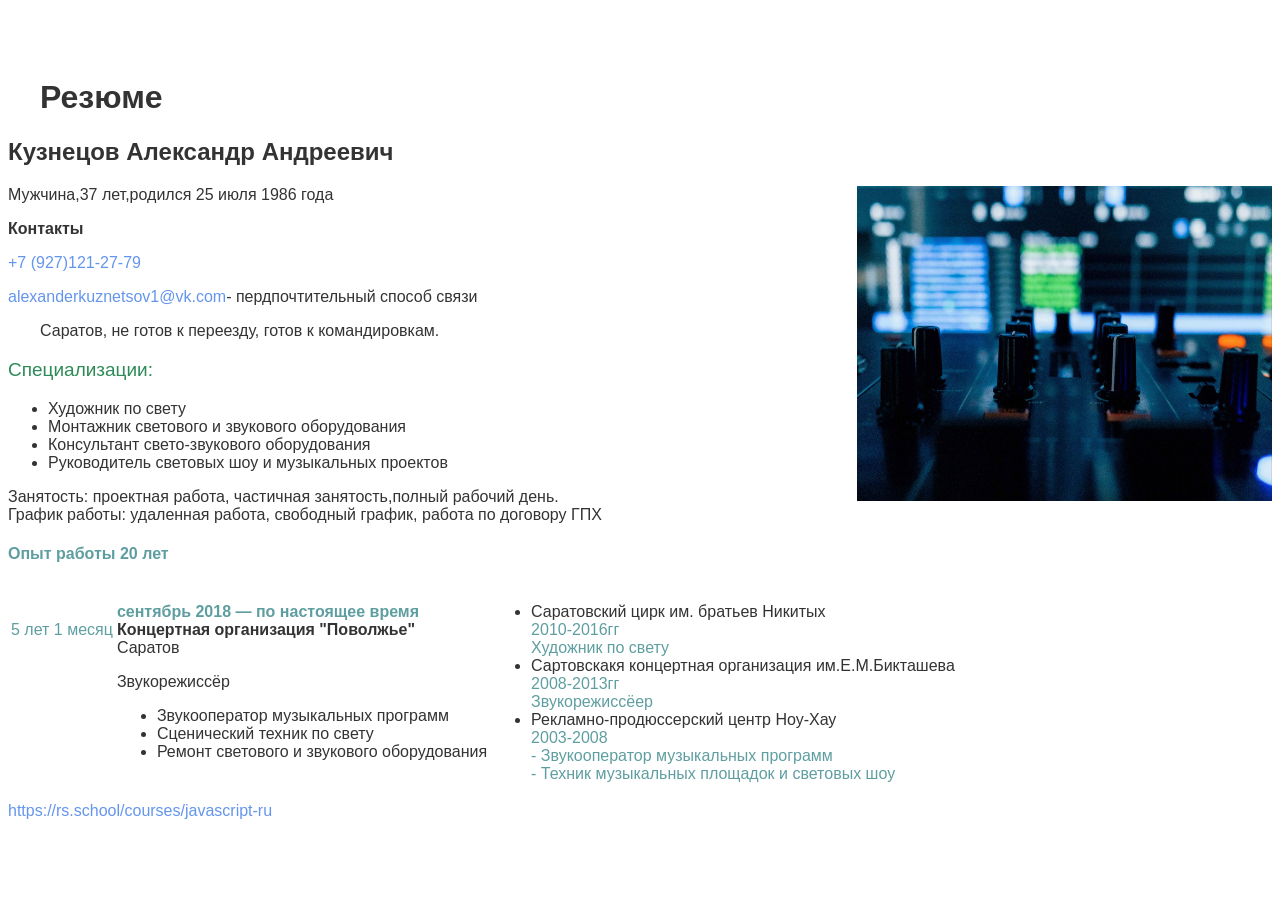
<file: index.html>
<!DOCTYPE html>
<html lang="ru">
<head>
    <meta charset="UTF-8">
    <title>Резюме</title>
</head>
<body>
      <div><h1>Резюме</h1></div>
    <h2>Кузнецов Александр Андреевич</h2>
    <img id="primary_photo"src="img/003.jpg"alt="Кузнецов Александр Андреевич" width="415" height="315">
    <p>Мужчина,37 лет,родился 25 июля 1986 года</p>
    <p><b>Контакты</b></p>
    <p><a href="tel:+79271212779">+7 (927)121-27-79</a></p>
    <p><a href="mailto:alexanderkuznetsov1@vk.com">alexanderkuznetsov1@vk.com</a>- пердпочтительный способ связи</p>
<div>
    <p>Саратов, не готов к переезду, готов к командировкам.</p>
</div>
    <h3>Специализации:</h3>
        <ul>
            <li>Художник по свету</li>
            <li>Монтажник светового и звукового оборудования</li>
            <li>Консультант свето-звукового оборудования</li>
            <li>Руководитель световых шоу и музыкальных проектов</li>
        </ul>
      <div id="job-name"></div>
    <p>
        Занятость: проектная работа, частичная занятость,полный рабочий день. <br>
        График работы: удаленная работа, свободный график, работа по договору ГПХ
    </p>
        <h4><span class="experience">Опыт работы 20 лет</span></h4>
        <table>
            <tr>
                <td>
                    <p>
                        <br>
                        <span class="experience">5 лет 1 месяц</span>
                    </p>
                </td>
                <td>
                    <p><b><span class="experience">сентябрь 2018 — по настоящее время</span></b><br>
                        <b>Концертная организация "Поволжье"</b><br>
                        Саратов</p>
                    <p>Звукорежиссёр</p>
                    <ul>
                        <li>Звукооператор музыкальных программ</li>
                        <li>Сценический техник по свету</li>
                        <li>Ремонт светового и звукового оборудования</li>
                    </ul>
                </td>
                <td><ul>
                    <li>Саратовский цирк им. братьев Никитых<br>
                        <span class="experience">2010-2016гг<br>
                    Художник по свету</span></li>
                    <li>Сартовскакя концертная организация им.Е.М.Бикташева<br>
                        <span class="experience">2008-2013гг<br>
                            Звукорежиссёер</span></li>
                    <li>Рекламно-продюссерский центр Ноу-Хау<br>
                    <span class="experience">2003-2008<br>
                       - Звукооператор музыкальных программ<br>
                        - Техник музыкальных площадок и световых шоу</span></li></ul>
                </td>
            </tr>
        </table>
<link href="css/general.css" type="text/css" rel="stylesheet">
</body>
<footer>
    <a href=https://rs.school/courses/javascript-ru>https://rs.school/courses/javascript-ru</a>
    <!--<Code>NoSuchKey</Code>
<Message>The specified key does not exist.</Message>
<Key>rs-school/images/rs_school_js.svg</Key>
<RequestId>QYY46SGYAW0JTPZP</RequestId>
<HostId>WfwuntcjfkaI7jlS+FasMYRt1B4bMZgwoArGgsjLaX+b5byZE7LKrMhnDMlkFghYK7sv8vVLu7w=</HostId>-->
</footer>
</html>
</file>
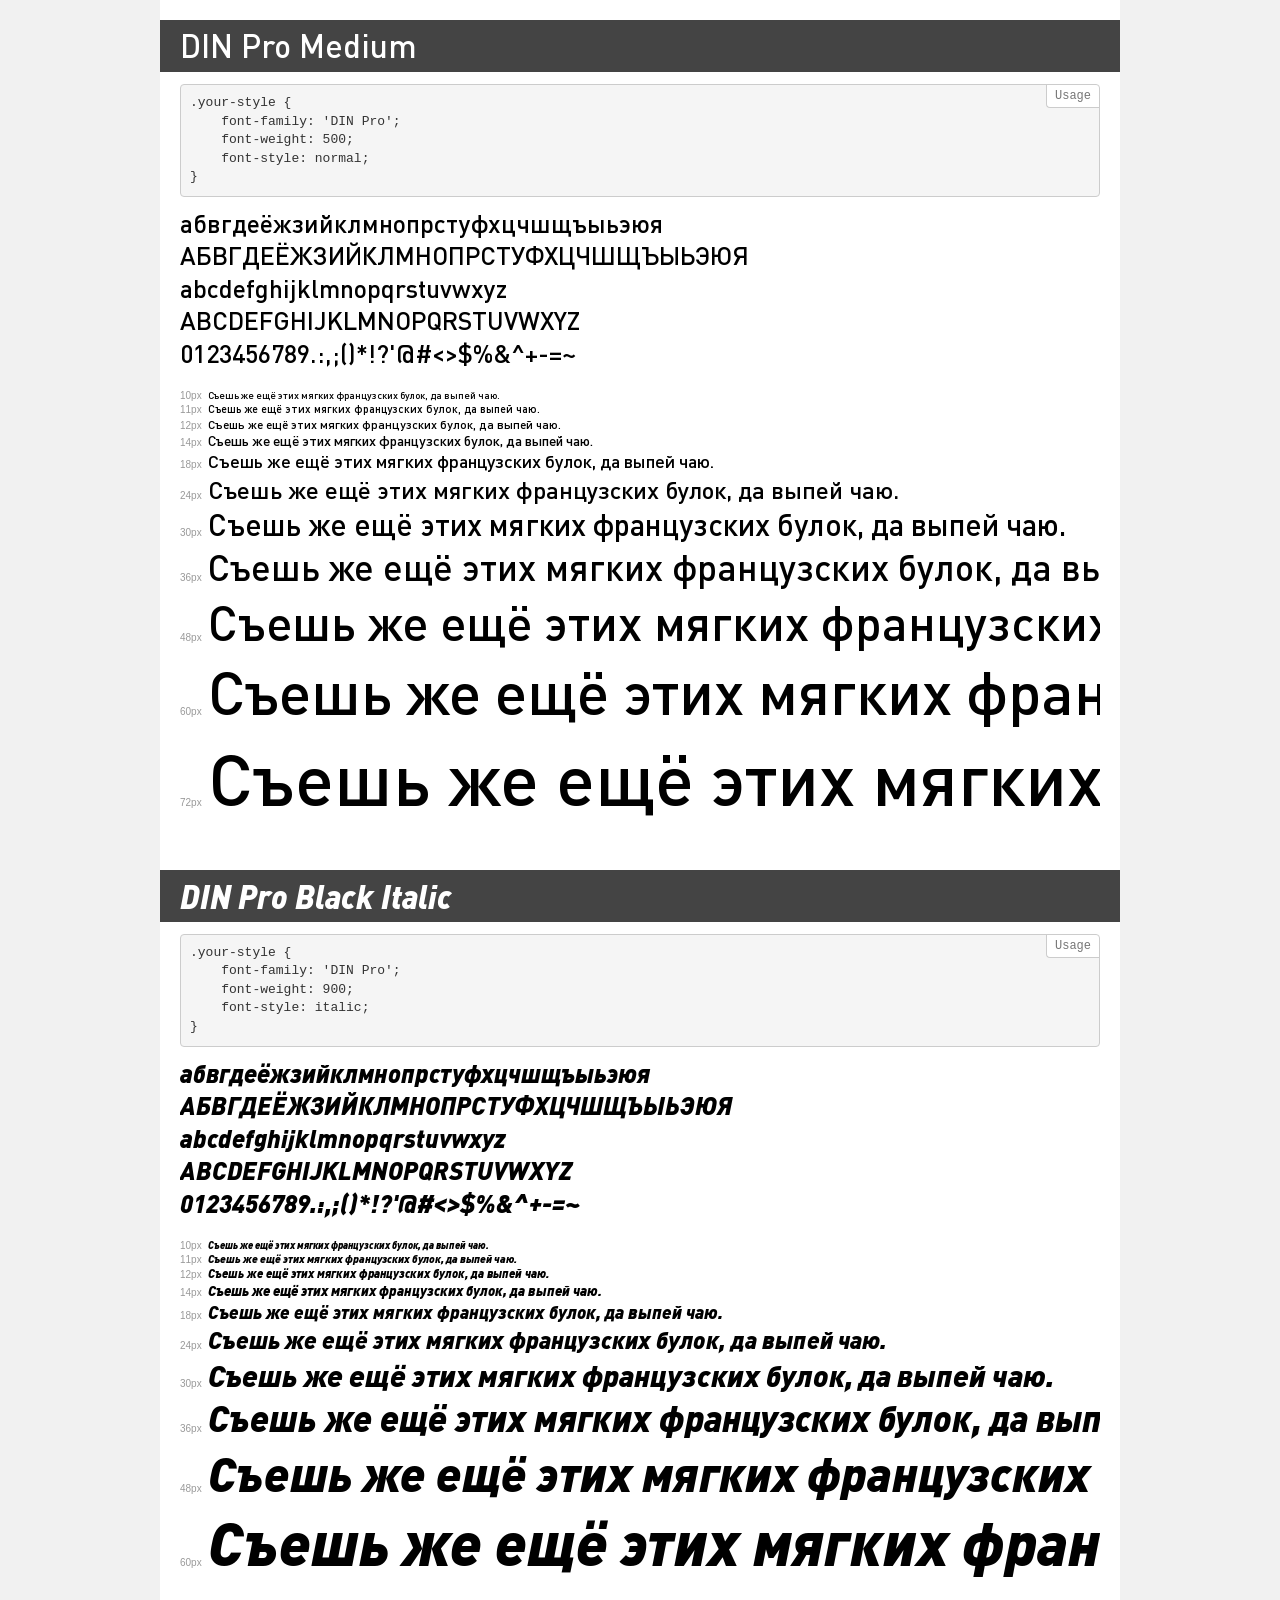
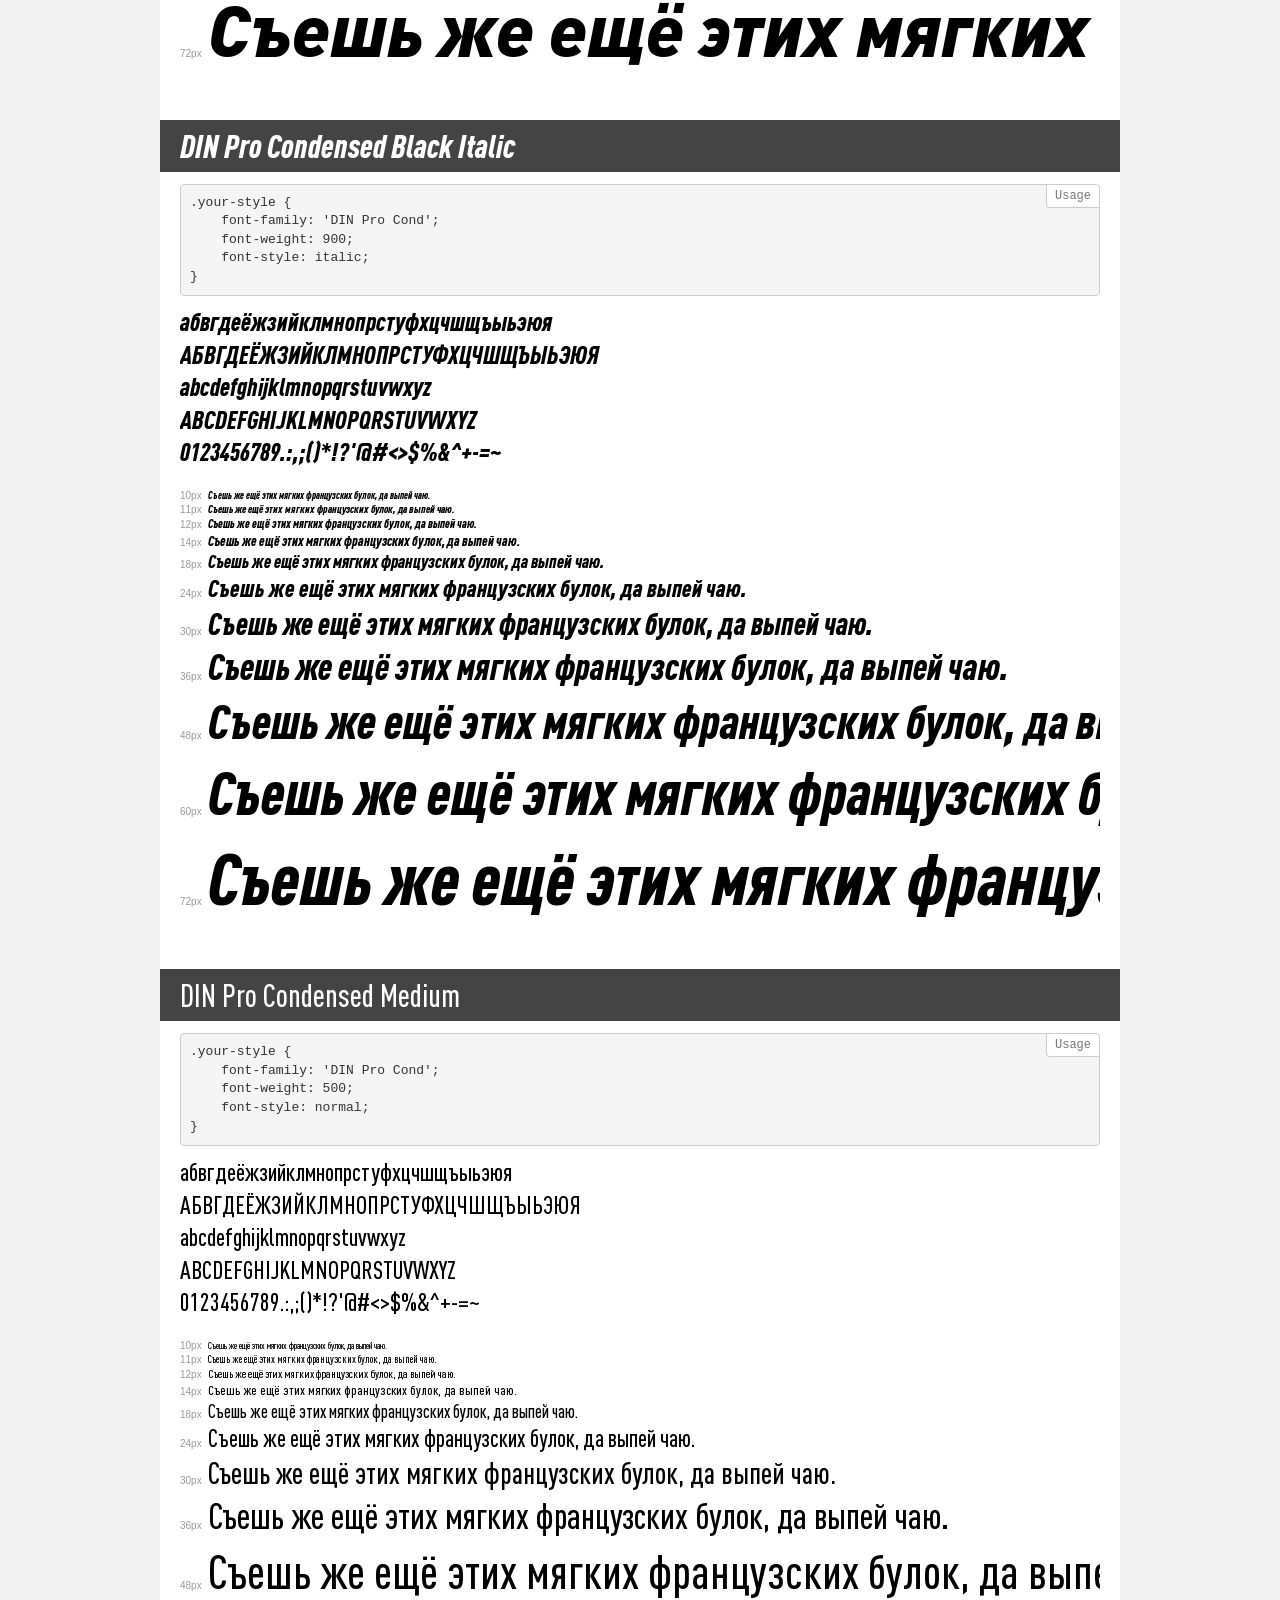
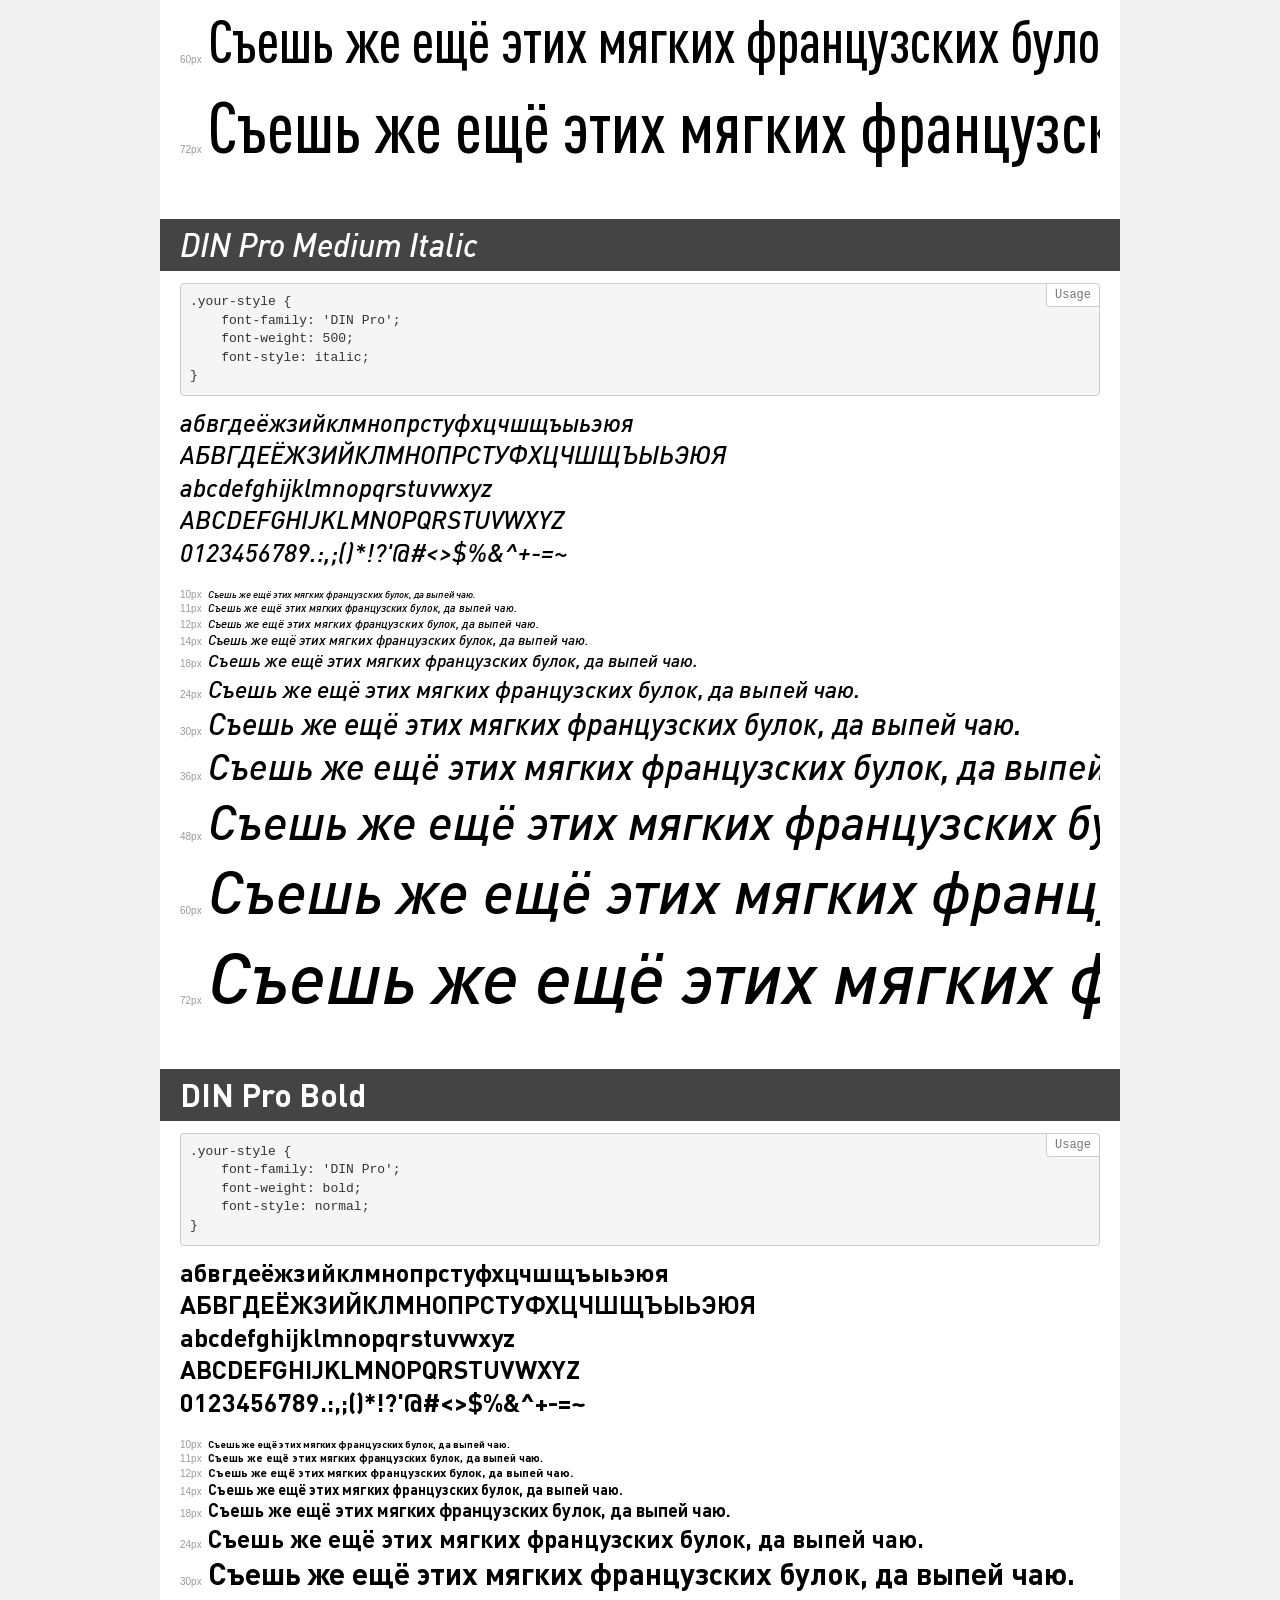
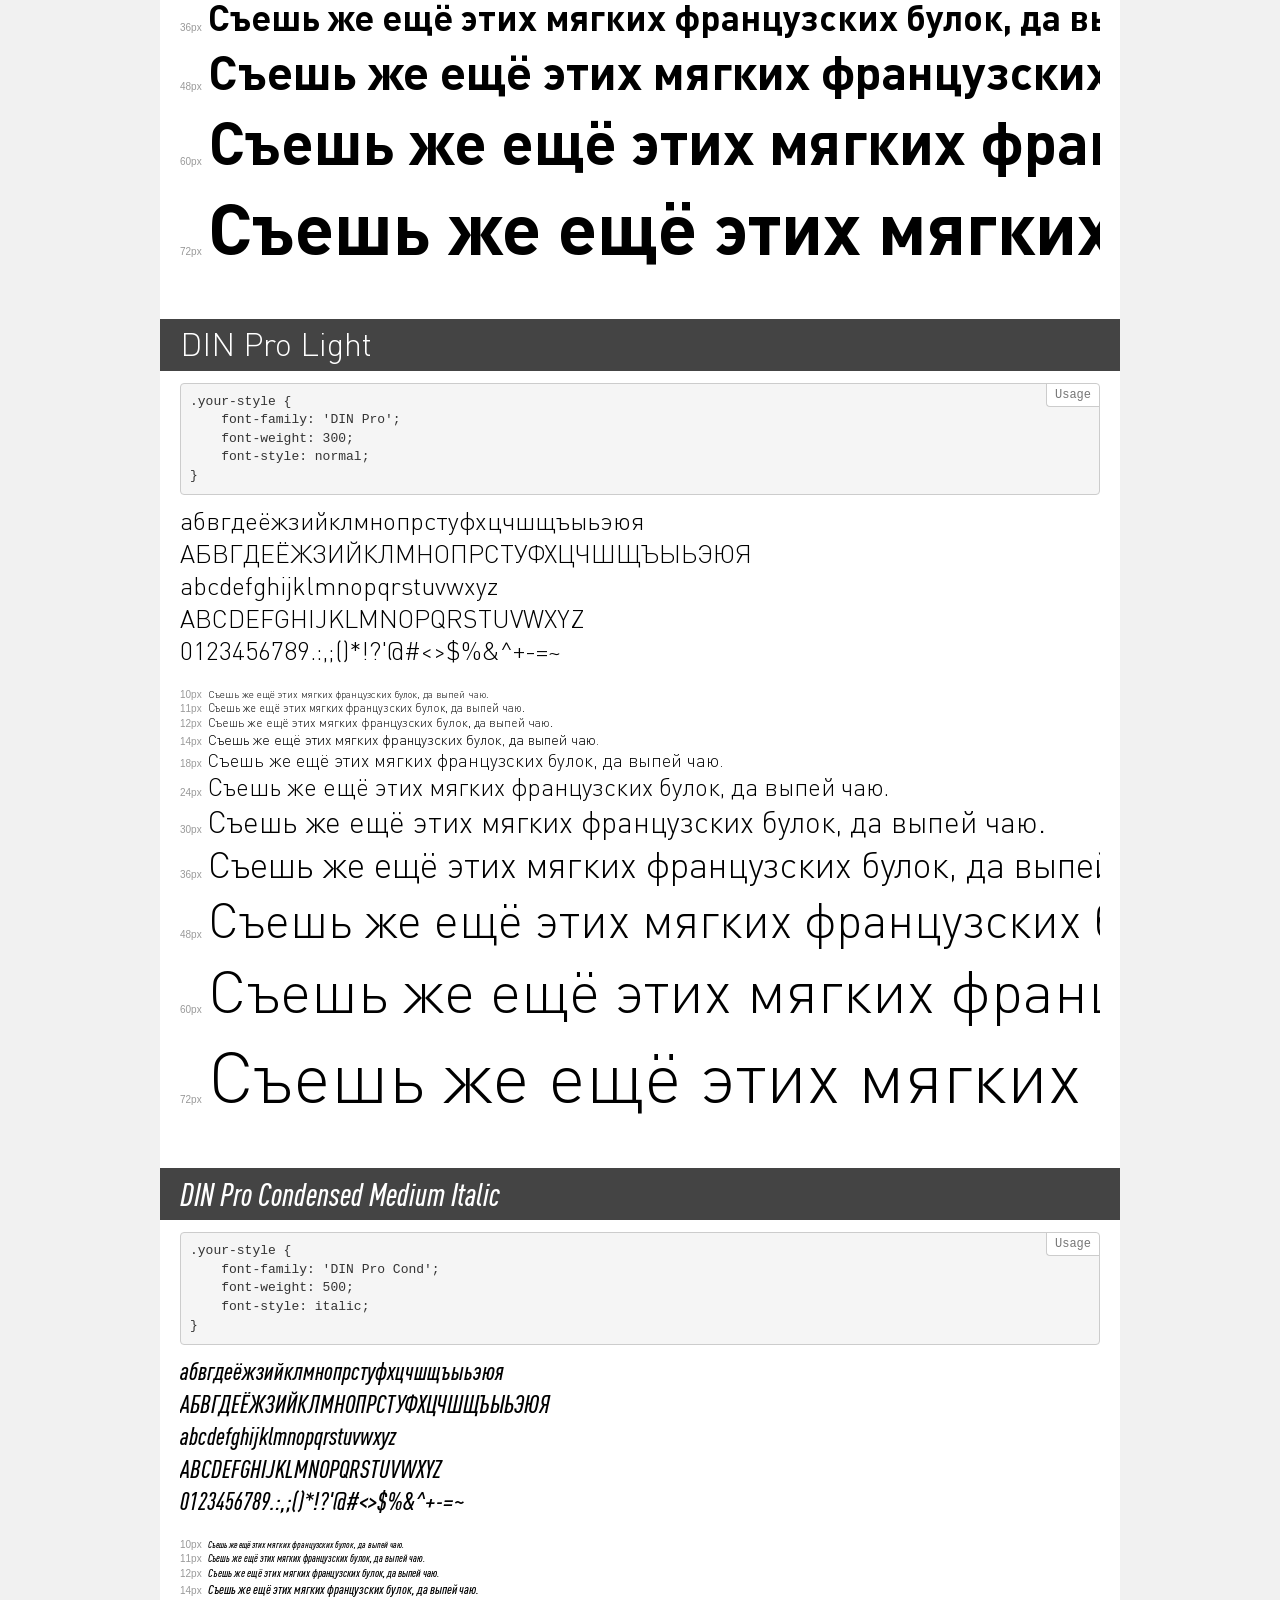
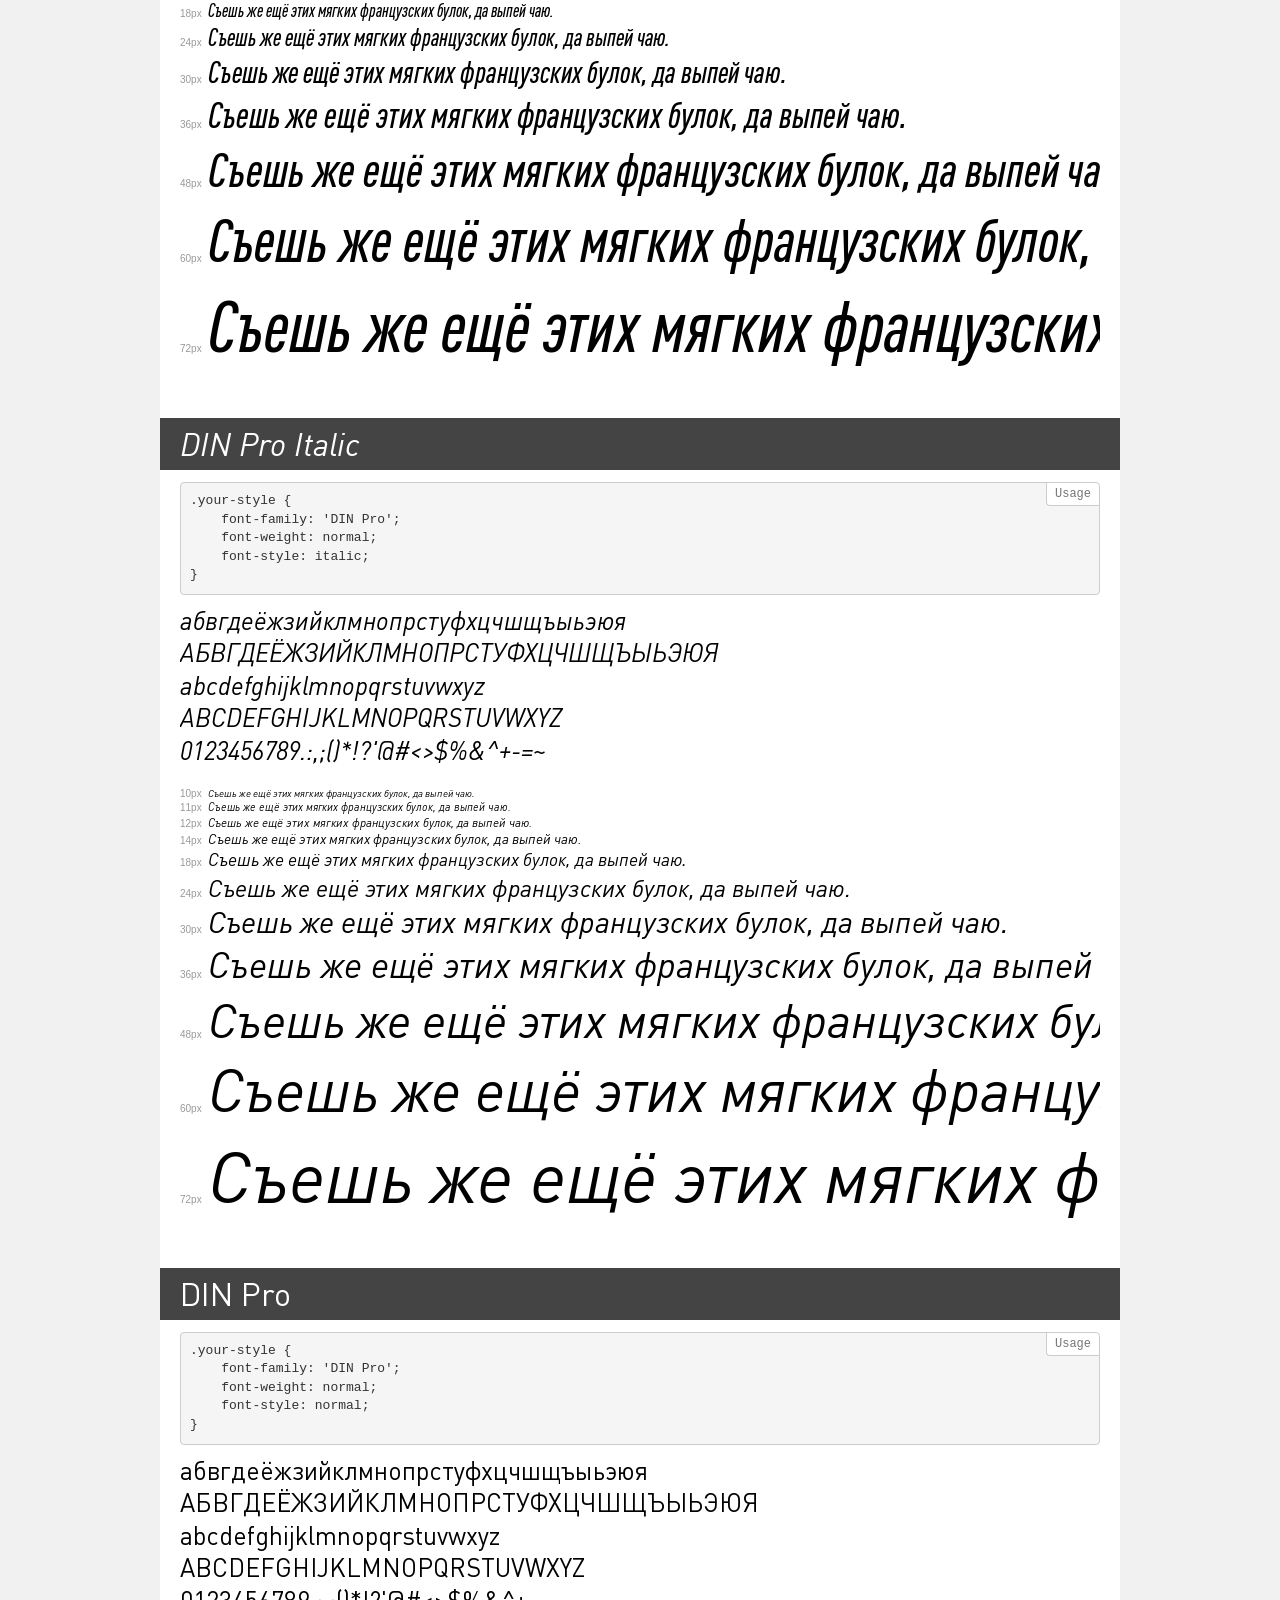
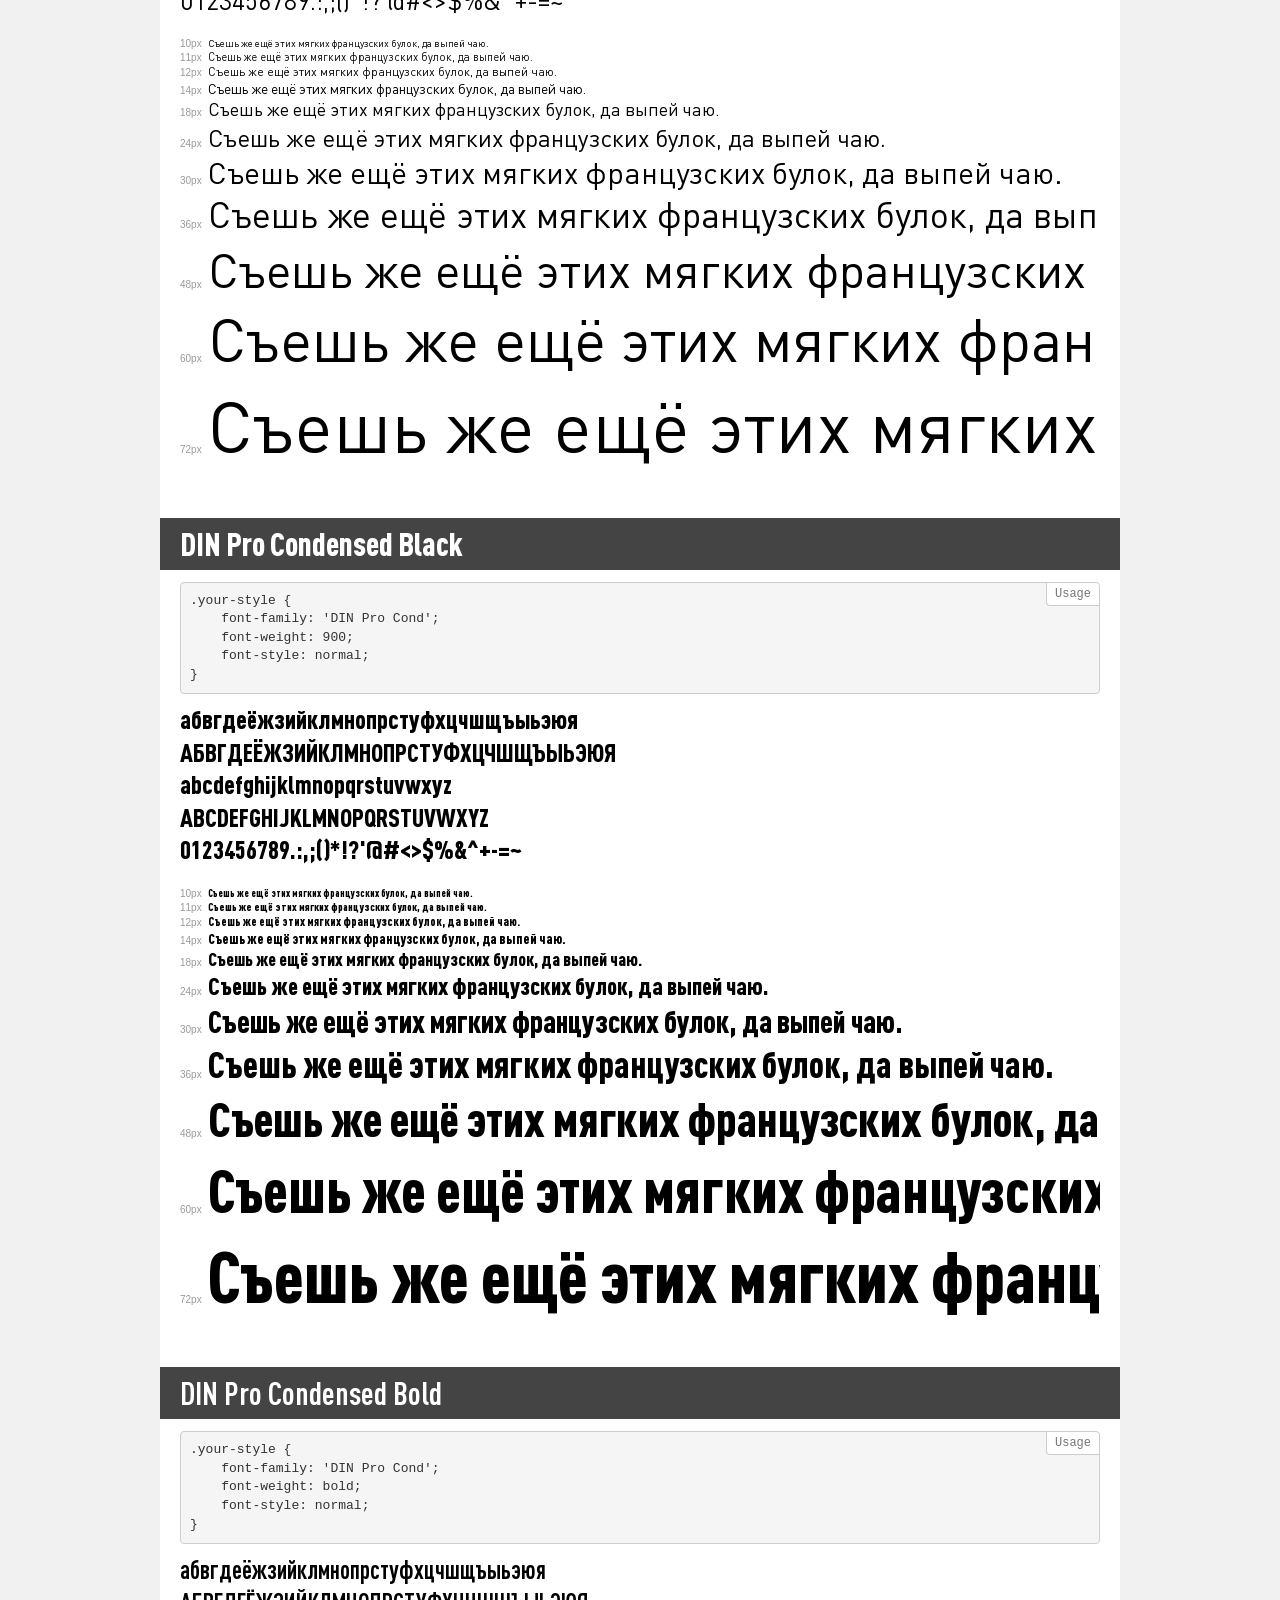
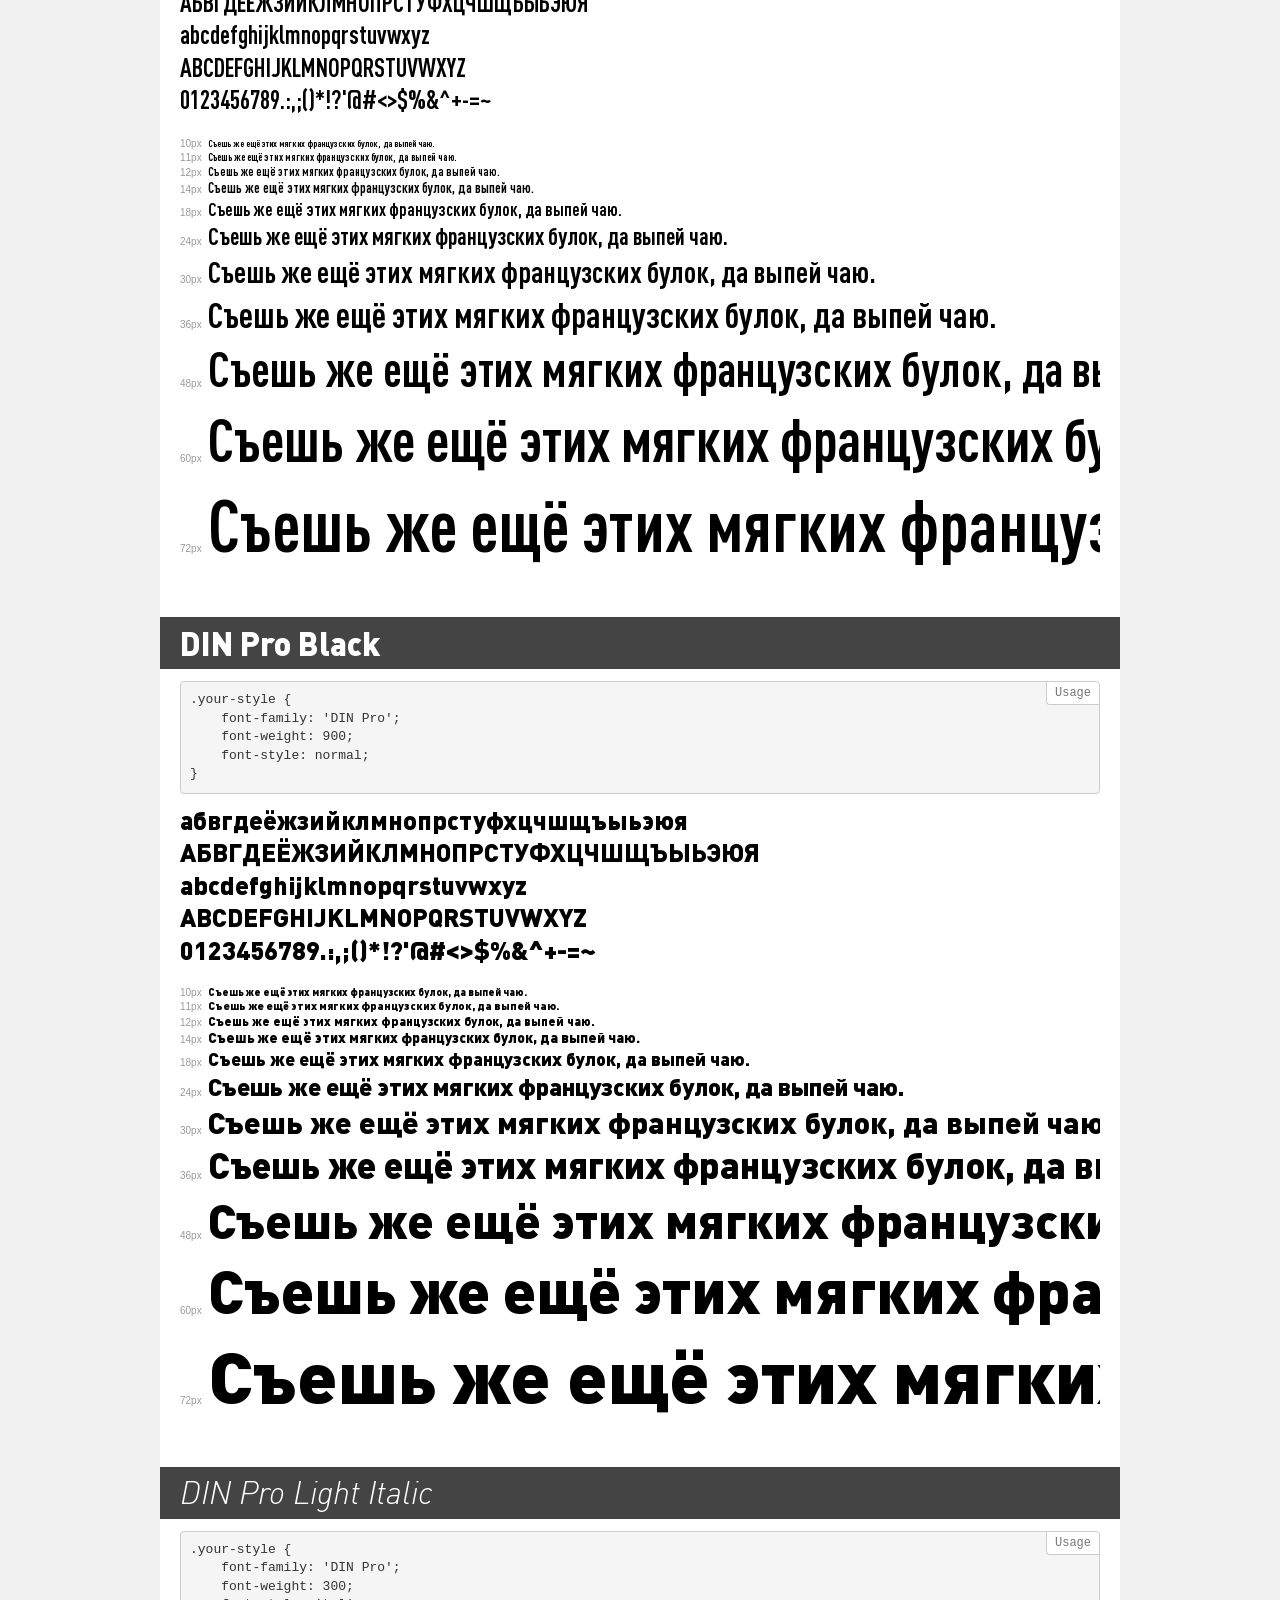
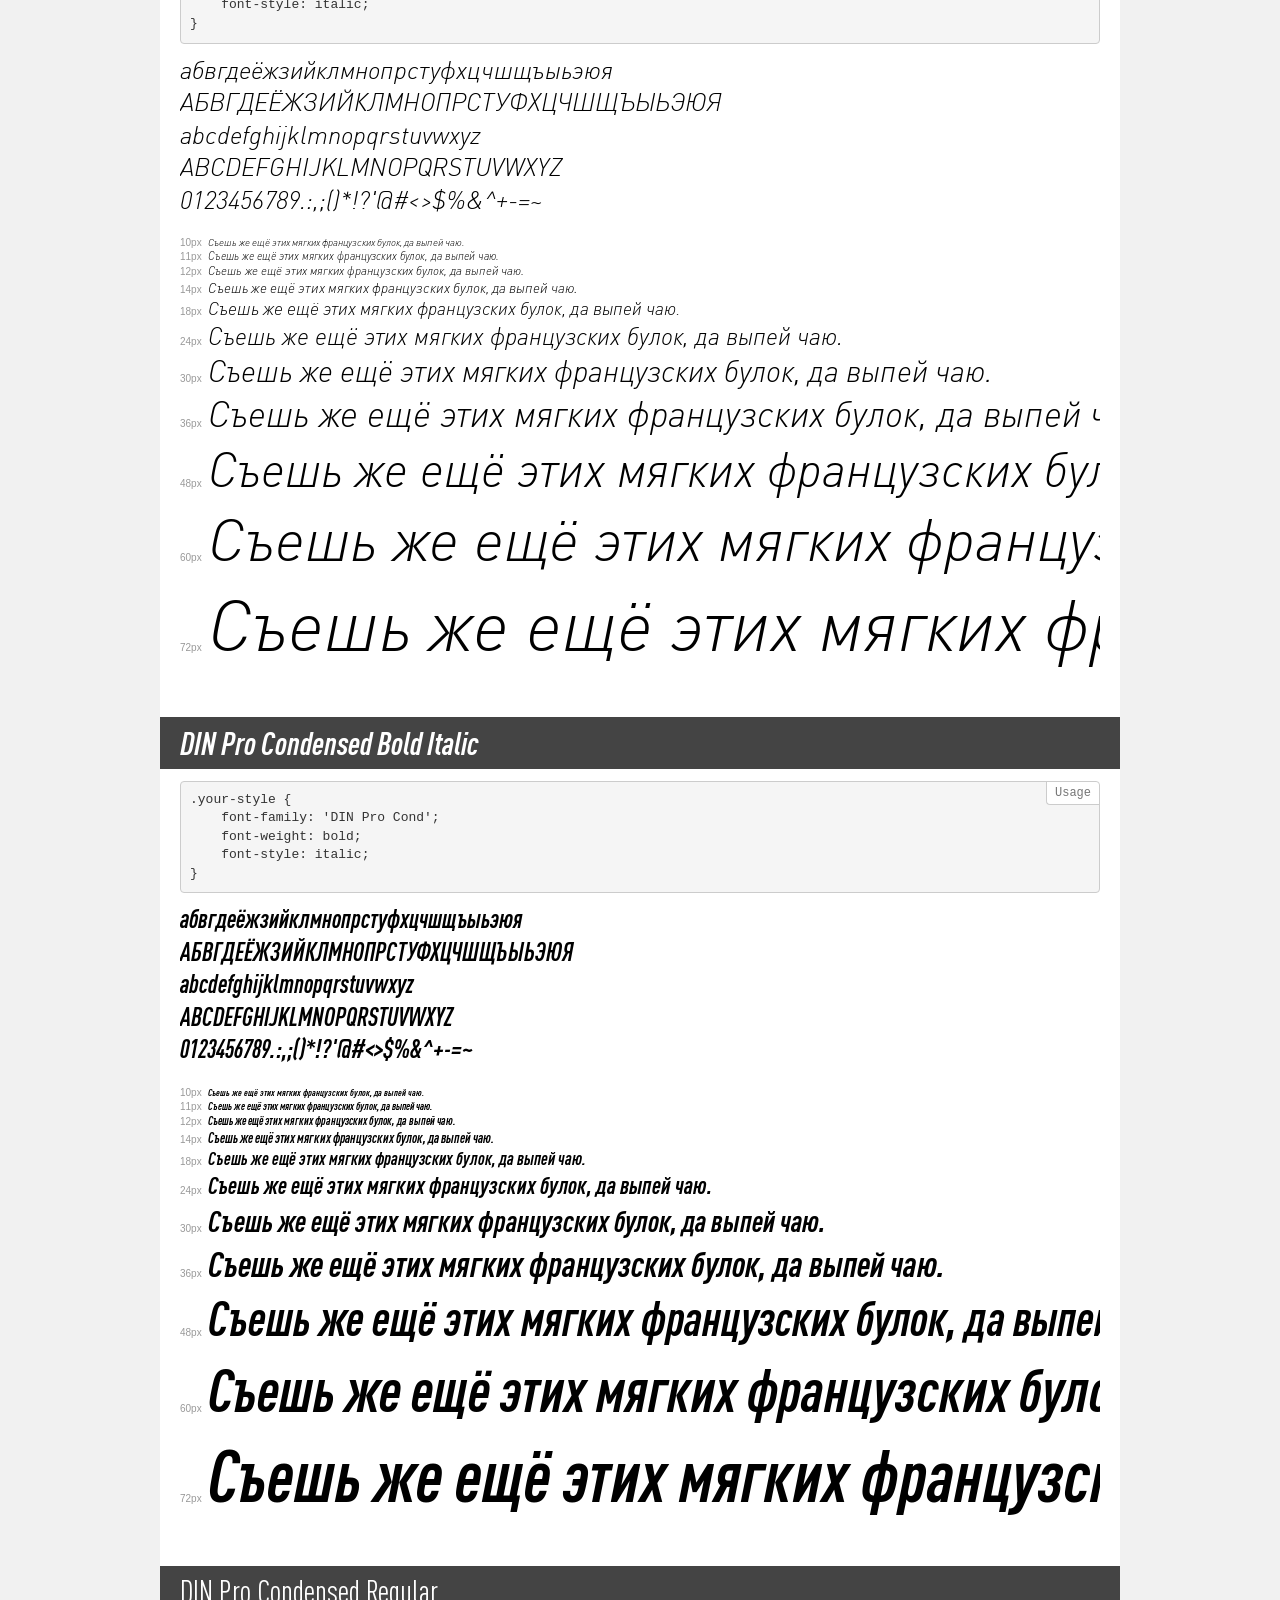
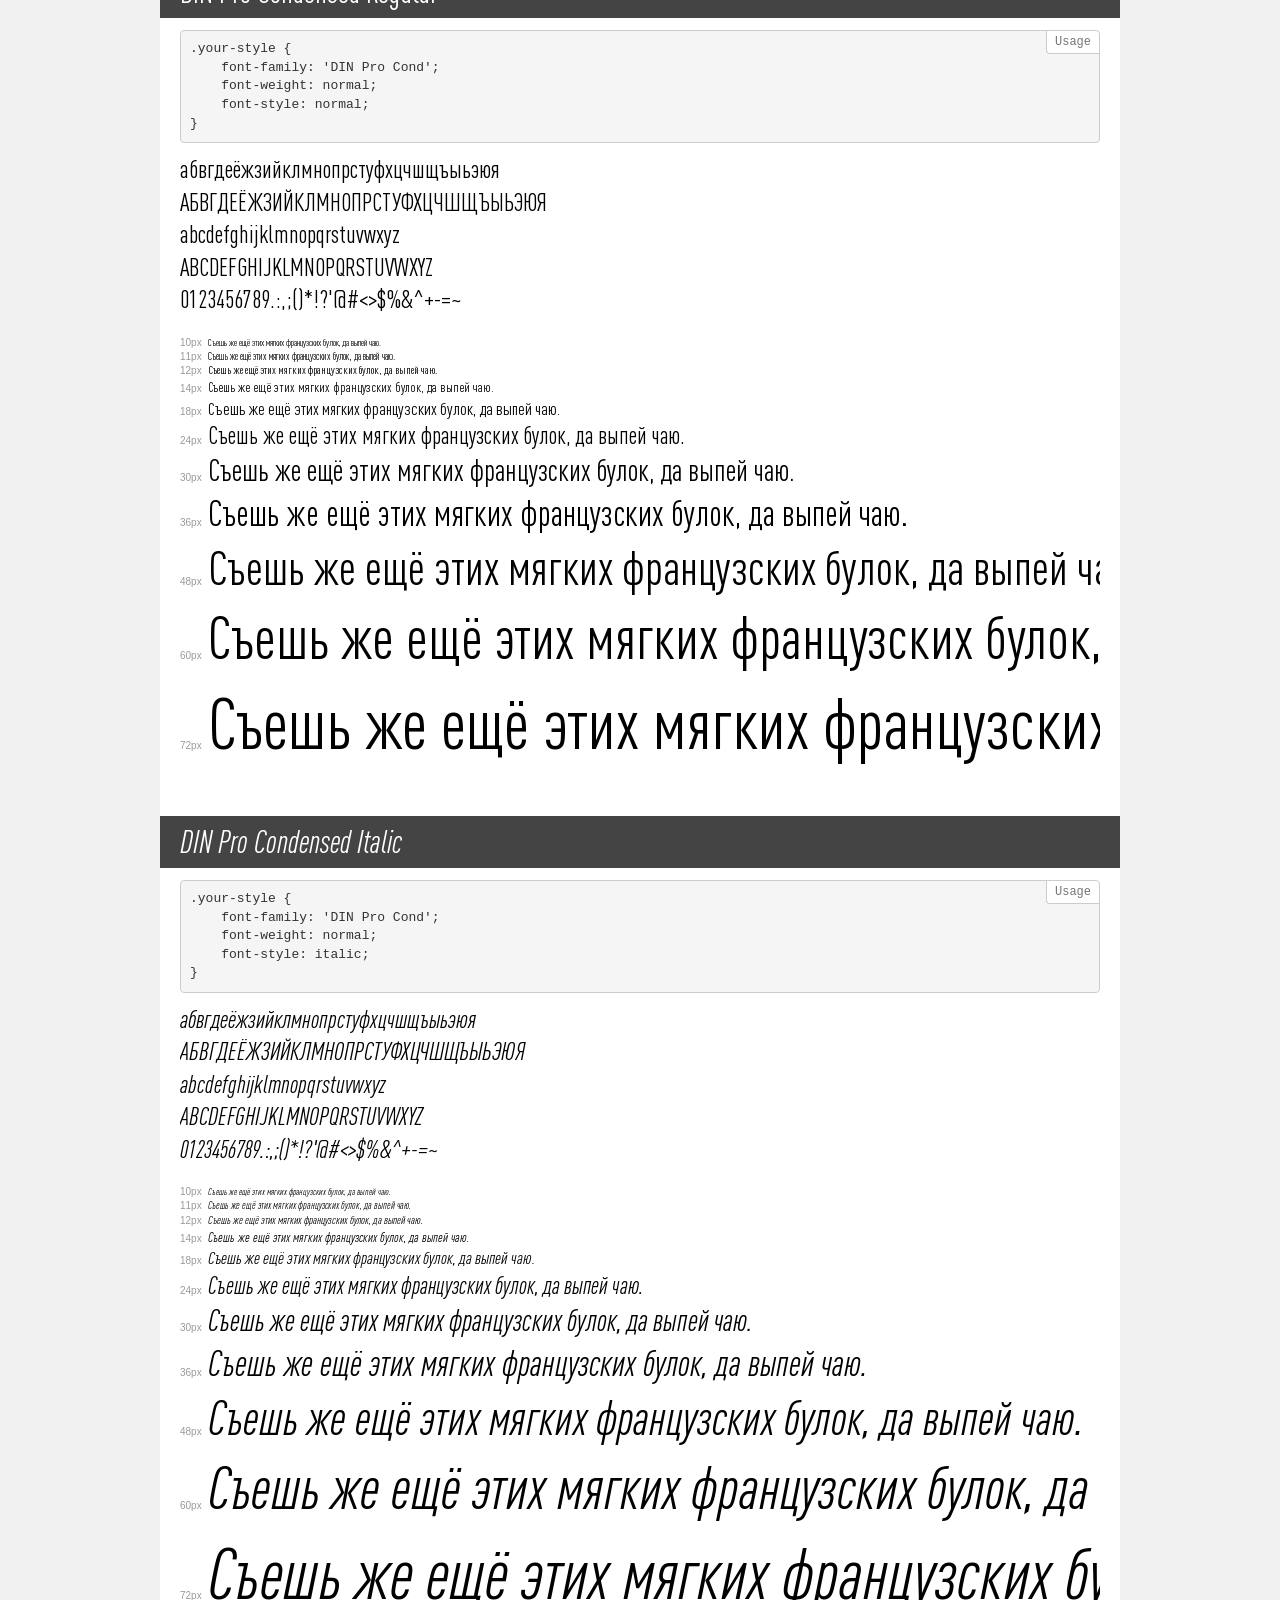
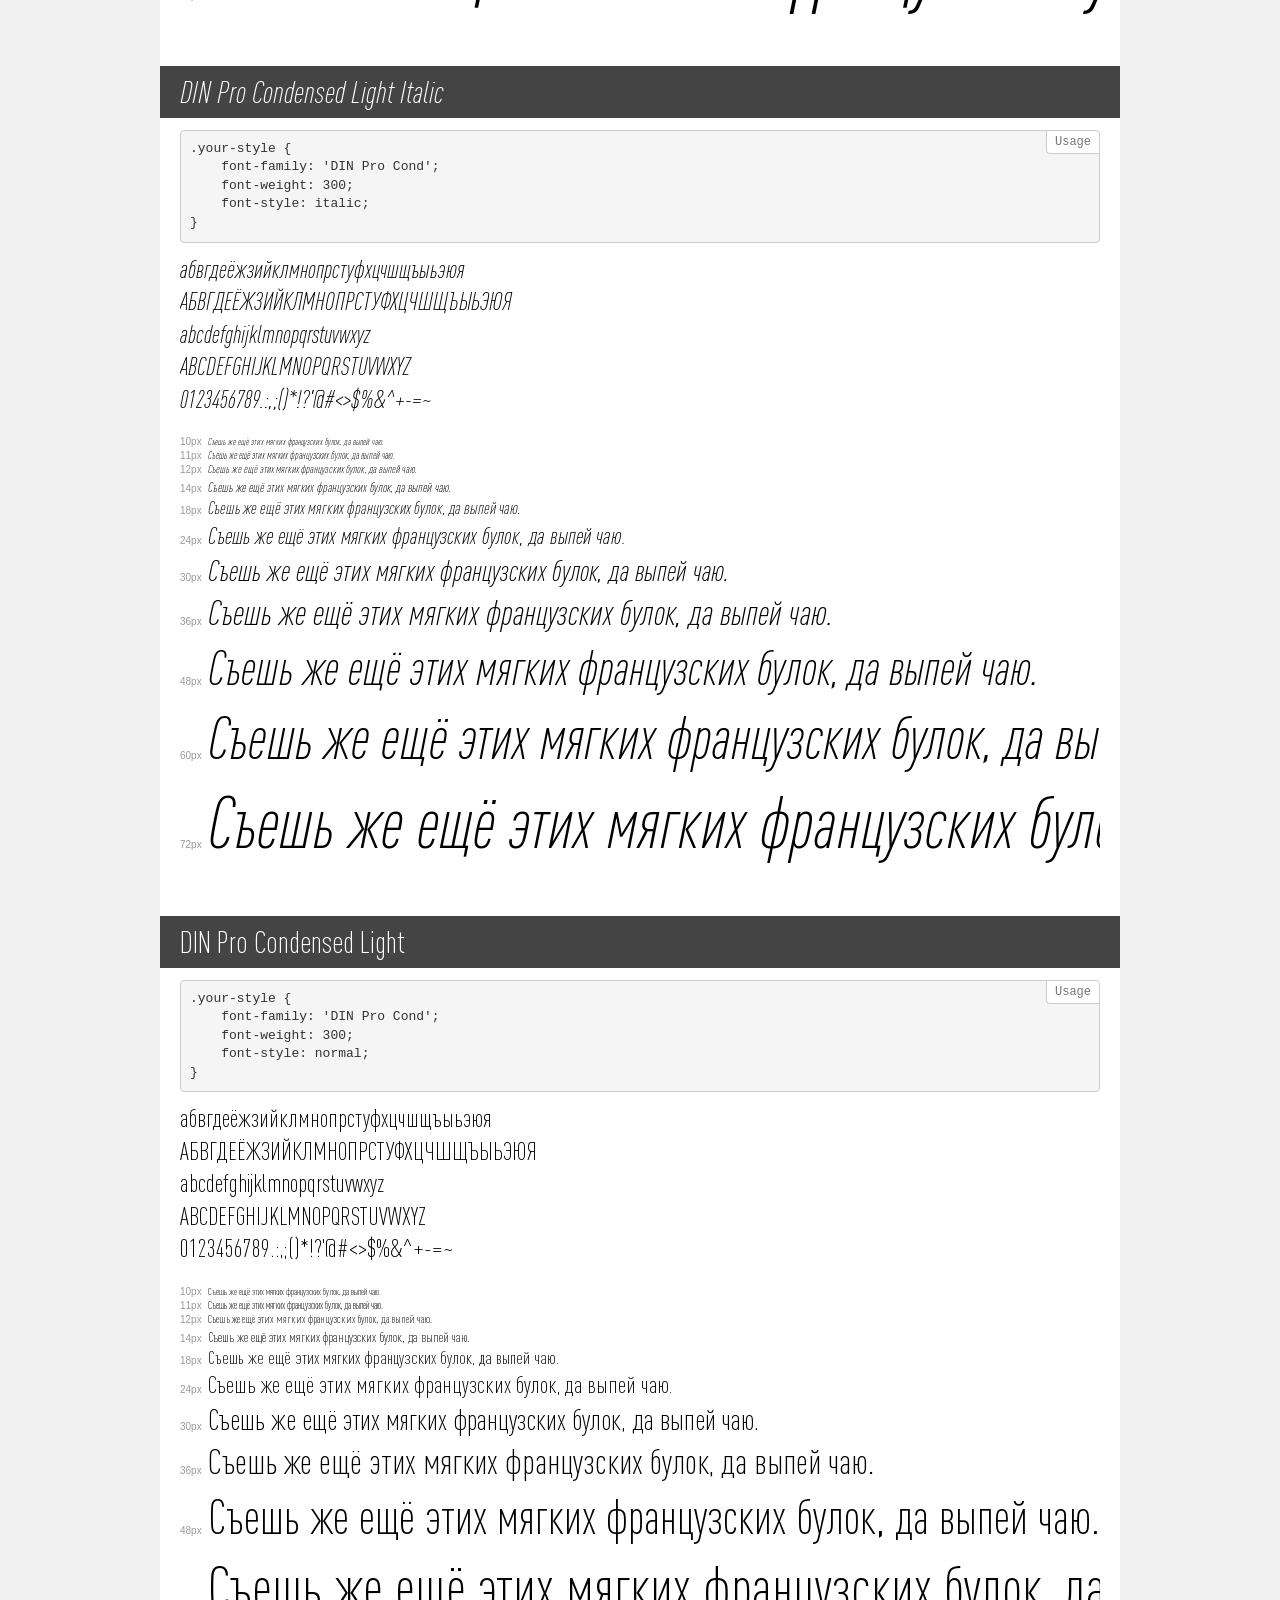
<file: fonts/demo.html>
<!DOCTYPE html>
<html>
<head>
	<meta charset="utf-8">
	<meta http-equiv="X-UA-Compatible" content="IE=edge">
	<meta name="viewport" content="width=device-width, initial-scale=1">
	<meta name="robots" content="noindex, noarchive">
	<title>Transfonter demo</title>
	<link href="stylesheet.css" rel="stylesheet">
	<style>
		/*
		http://meyerweb.com/eric/tools/css/reset/
		v2.0 | 20110126
		License: none (public domain)
		*/
		html, body, div, span, applet, object, iframe,
		h1, h2, h3, h4, h5, h6, p, blockquote, pre,
		a, abbr, acronym, address, big, cite, code,
		del, dfn, em, img, ins, kbd, q, s, samp,
		small, strike, strong, sub, sup, tt, var,
		b, u, i, center,
		dl, dt, dd, ol, ul, li,
		fieldset, form, label, legend,
		table, caption, tbody, tfoot, thead, tr, th, td,
		article, aside, canvas, details, embed,
		figure, figcaption, footer, header, hgroup,
		menu, nav, output, ruby, section, summary,
		time, mark, audio, video {
			margin: 0;
			padding: 0;
			border: 0;
			font-size: 100%;
			font: inherit;
			vertical-align: baseline;
		}
		/* HTML5 display-role reset for older browsers */
		article, aside, details, figcaption, figure,
		footer, header, hgroup, menu, nav, section {
			display: block;
		}
		body {
			line-height: 1;
		}
		ol, ul {
			list-style: none;
		}
		blockquote, q {
			quotes: none;
		}
		blockquote:before, blockquote:after,
		q:before, q:after {
			content: '';
			content: none;
		}
		table {
			border-collapse: collapse;
			border-spacing: 0;
		}
		/* common styles */
		body {
			background: #f1f1f1;
			color: #000;
		}
		.page {
			background: #fff;
			width: 920px;
			margin: 0 auto;
			padding: 20px 20px 0 20px;
			overflow: hidden;
		}
		.font-container {
			overflow-x: auto;
			overflow-y: hidden;
			margin-bottom: 40px;
			line-height: 1.3;
			white-space: nowrap;
			padding-bottom: 5px;
		}
		h1 {
			position: relative;
			background: #444;
			font-size: 32px;
			color: #fff;
			padding: 10px 20px;
			margin: 0 -20px 12px -20px;
		}
		.letters {
			font-size: 25px;
			margin-bottom: 20px;
		}
		.s10:before {
			content: '10px';
		}
		.s11:before {
			content: '11px';
		}
		.s12:before {
			content: '12px';
		}
		.s14:before {
			content: '14px';
		}
		.s18:before {
			content: '18px';
		}
		.s24:before {
			content: '24px';
		}
		.s30:before {
			content: '30px';
		}
		.s36:before {
			content: '36px';
		}
		.s48:before {
			content: '48px';
		}
		.s60:before {
			content: '60px';
		}
		.s72:before {
			content: '72px';
		}
		.s10:before, .s11:before, .s12:before, .s14:before,
		.s18:before, .s24:before, .s30:before, .s36:before,
		.s48:before, .s60:before, .s72:before {
			font-family: Arial, sans-serif;
			font-size: 10px;
			font-weight: normal;
			font-style: normal;
			color: #999;
			padding-right: 6px;
		}
		pre {
			display: block;
			position: relative;
			padding: 9px;
			margin: 0 0 10px;
			font-family: Monaco, Menlo, Consolas, "Courier New", monospace !important;
			font-size: 13px;
			line-height: 1.428571429;
			color: #333;
			font-weight: normal !important;
			font-style: normal !important;
			background-color: #f5f5f5;
			border: 1px solid #ccc;
			overflow-x: auto;
			border-radius: 4px;
		}
		pre:after {
			display: block;
			position: absolute;
			right: 0;
			top: 0;
			content: 'Usage';
			line-height: 1;
			padding: 5px 8px;
			font-size: 12px;
			color: #767676;
			background-color: #fff;
			border: 1px solid #ccc;
			border-right: none;
			border-top: none;
			border-radius: 0 4px 0 4px;
			z-index: 10;
		}
		/* responsive */
		@media (max-width: 959px) {
			.page {
				width: auto;
				margin: 0;
			}
		}
	</style>
</head>
<body>
<div class="page">
	<div class="demo" style="font-family: 'DIN Pro'; font-weight: 500; font-style: normal;">
		<h1>DIN Pro Medium</h1>
		<pre>.your-style {
    font-family: 'DIN Pro';
    font-weight: 500;
    font-style: normal;
}</pre>
		<div class="font-container">
			<p class="letters">
				абвгдеёжзийклмнопрстуфхцчшщъыьэюя <br />
				АБВГДЕЁЖЗИЙКЛМНОПРСТУФХЦЧШЩЪЫЬЭЮЯ <br />
				abcdefghijklmnopqrstuvwxyz <br />
				ABCDEFGHIJKLMNOPQRSTUVWXYZ <br />				0123456789.:,;()*!?'@#<>$%&^+-=~
			</p>
			<p class="s10" style="font-size: 10px;">Съешь же ещё этих мягких французских булок, да выпей чаю.</p>
			<p class="s11" style="font-size: 11px;">Съешь же ещё этих мягких французских булок, да выпей чаю.</p>
			<p class="s12" style="font-size: 12px;">Съешь же ещё этих мягких французских булок, да выпей чаю.</p>
			<p class="s14" style="font-size: 14px;">Съешь же ещё этих мягких французских булок, да выпей чаю.</p>
			<p class="s18" style="font-size: 18px;">Съешь же ещё этих мягких французских булок, да выпей чаю.</p>
			<p class="s24" style="font-size: 24px;">Съешь же ещё этих мягких французских булок, да выпей чаю.</p>
			<p class="s30" style="font-size: 30px;">Съешь же ещё этих мягких французских булок, да выпей чаю.</p>
			<p class="s36" style="font-size: 36px;">Съешь же ещё этих мягких французских булок, да выпей чаю.</p>
			<p class="s48" style="font-size: 48px;">Съешь же ещё этих мягких французских булок, да выпей чаю.</p>
			<p class="s60" style="font-size: 60px;">Съешь же ещё этих мягких французских булок, да выпей чаю.</p>
			<p class="s72" style="font-size: 72px;">Съешь же ещё этих мягких французских булок, да выпей чаю.</p>
		</div>
	</div>
	<div class="demo" style="font-family: 'DIN Pro'; font-weight: 900; font-style: italic;">
		<h1>DIN Pro Black Italic</h1>
		<pre>.your-style {
    font-family: 'DIN Pro';
    font-weight: 900;
    font-style: italic;
}</pre>
		<div class="font-container">
			<p class="letters">
				абвгдеёжзийклмнопрстуфхцчшщъыьэюя <br />
				АБВГДЕЁЖЗИЙКЛМНОПРСТУФХЦЧШЩЪЫЬЭЮЯ <br />
				abcdefghijklmnopqrstuvwxyz <br />
				ABCDEFGHIJKLMNOPQRSTUVWXYZ <br />				0123456789.:,;()*!?'@#<>$%&^+-=~
			</p>
			<p class="s10" style="font-size: 10px;">Съешь же ещё этих мягких французских булок, да выпей чаю.</p>
			<p class="s11" style="font-size: 11px;">Съешь же ещё этих мягких французских булок, да выпей чаю.</p>
			<p class="s12" style="font-size: 12px;">Съешь же ещё этих мягких французских булок, да выпей чаю.</p>
			<p class="s14" style="font-size: 14px;">Съешь же ещё этих мягких французских булок, да выпей чаю.</p>
			<p class="s18" style="font-size: 18px;">Съешь же ещё этих мягких французских булок, да выпей чаю.</p>
			<p class="s24" style="font-size: 24px;">Съешь же ещё этих мягких французских булок, да выпей чаю.</p>
			<p class="s30" style="font-size: 30px;">Съешь же ещё этих мягких французских булок, да выпей чаю.</p>
			<p class="s36" style="font-size: 36px;">Съешь же ещё этих мягких французских булок, да выпей чаю.</p>
			<p class="s48" style="font-size: 48px;">Съешь же ещё этих мягких французских булок, да выпей чаю.</p>
			<p class="s60" style="font-size: 60px;">Съешь же ещё этих мягких французских булок, да выпей чаю.</p>
			<p class="s72" style="font-size: 72px;">Съешь же ещё этих мягких французских булок, да выпей чаю.</p>
		</div>
	</div>
	<div class="demo" style="font-family: 'DIN Pro Cond'; font-weight: 900; font-style: italic;">
		<h1>DIN Pro Condensed Black Italic</h1>
		<pre>.your-style {
    font-family: 'DIN Pro Cond';
    font-weight: 900;
    font-style: italic;
}</pre>
		<div class="font-container">
			<p class="letters">
				абвгдеёжзийклмнопрстуфхцчшщъыьэюя <br />
				АБВГДЕЁЖЗИЙКЛМНОПРСТУФХЦЧШЩЪЫЬЭЮЯ <br />
				abcdefghijklmnopqrstuvwxyz <br />
				ABCDEFGHIJKLMNOPQRSTUVWXYZ <br />				0123456789.:,;()*!?'@#<>$%&^+-=~
			</p>
			<p class="s10" style="font-size: 10px;">Съешь же ещё этих мягких французских булок, да выпей чаю.</p>
			<p class="s11" style="font-size: 11px;">Съешь же ещё этих мягких французских булок, да выпей чаю.</p>
			<p class="s12" style="font-size: 12px;">Съешь же ещё этих мягких французских булок, да выпей чаю.</p>
			<p class="s14" style="font-size: 14px;">Съешь же ещё этих мягких французских булок, да выпей чаю.</p>
			<p class="s18" style="font-size: 18px;">Съешь же ещё этих мягких французских булок, да выпей чаю.</p>
			<p class="s24" style="font-size: 24px;">Съешь же ещё этих мягких французских булок, да выпей чаю.</p>
			<p class="s30" style="font-size: 30px;">Съешь же ещё этих мягких французских булок, да выпей чаю.</p>
			<p class="s36" style="font-size: 36px;">Съешь же ещё этих мягких французских булок, да выпей чаю.</p>
			<p class="s48" style="font-size: 48px;">Съешь же ещё этих мягких французских булок, да выпей чаю.</p>
			<p class="s60" style="font-size: 60px;">Съешь же ещё этих мягких французских булок, да выпей чаю.</p>
			<p class="s72" style="font-size: 72px;">Съешь же ещё этих мягких французских булок, да выпей чаю.</p>
		</div>
	</div>
	<div class="demo" style="font-family: 'DIN Pro Cond'; font-weight: 500; font-style: normal;">
		<h1>DIN Pro Condensed Medium</h1>
		<pre>.your-style {
    font-family: 'DIN Pro Cond';
    font-weight: 500;
    font-style: normal;
}</pre>
		<div class="font-container">
			<p class="letters">
				абвгдеёжзийклмнопрстуфхцчшщъыьэюя <br />
				АБВГДЕЁЖЗИЙКЛМНОПРСТУФХЦЧШЩЪЫЬЭЮЯ <br />
				abcdefghijklmnopqrstuvwxyz <br />
				ABCDEFGHIJKLMNOPQRSTUVWXYZ <br />				0123456789.:,;()*!?'@#<>$%&^+-=~
			</p>
			<p class="s10" style="font-size: 10px;">Съешь же ещё этих мягких французских булок, да выпей чаю.</p>
			<p class="s11" style="font-size: 11px;">Съешь же ещё этих мягких французских булок, да выпей чаю.</p>
			<p class="s12" style="font-size: 12px;">Съешь же ещё этих мягких французских булок, да выпей чаю.</p>
			<p class="s14" style="font-size: 14px;">Съешь же ещё этих мягких французских булок, да выпей чаю.</p>
			<p class="s18" style="font-size: 18px;">Съешь же ещё этих мягких французских булок, да выпей чаю.</p>
			<p class="s24" style="font-size: 24px;">Съешь же ещё этих мягких французских булок, да выпей чаю.</p>
			<p class="s30" style="font-size: 30px;">Съешь же ещё этих мягких французских булок, да выпей чаю.</p>
			<p class="s36" style="font-size: 36px;">Съешь же ещё этих мягких французских булок, да выпей чаю.</p>
			<p class="s48" style="font-size: 48px;">Съешь же ещё этих мягких французских булок, да выпей чаю.</p>
			<p class="s60" style="font-size: 60px;">Съешь же ещё этих мягких французских булок, да выпей чаю.</p>
			<p class="s72" style="font-size: 72px;">Съешь же ещё этих мягких французских булок, да выпей чаю.</p>
		</div>
	</div>
	<div class="demo" style="font-family: 'DIN Pro'; font-weight: 500; font-style: italic;">
		<h1>DIN Pro Medium Italic</h1>
		<pre>.your-style {
    font-family: 'DIN Pro';
    font-weight: 500;
    font-style: italic;
}</pre>
		<div class="font-container">
			<p class="letters">
				абвгдеёжзийклмнопрстуфхцчшщъыьэюя <br />
				АБВГДЕЁЖЗИЙКЛМНОПРСТУФХЦЧШЩЪЫЬЭЮЯ <br />
				abcdefghijklmnopqrstuvwxyz <br />
				ABCDEFGHIJKLMNOPQRSTUVWXYZ <br />				0123456789.:,;()*!?'@#<>$%&^+-=~
			</p>
			<p class="s10" style="font-size: 10px;">Съешь же ещё этих мягких французских булок, да выпей чаю.</p>
			<p class="s11" style="font-size: 11px;">Съешь же ещё этих мягких французских булок, да выпей чаю.</p>
			<p class="s12" style="font-size: 12px;">Съешь же ещё этих мягких французских булок, да выпей чаю.</p>
			<p class="s14" style="font-size: 14px;">Съешь же ещё этих мягких французских булок, да выпей чаю.</p>
			<p class="s18" style="font-size: 18px;">Съешь же ещё этих мягких французских булок, да выпей чаю.</p>
			<p class="s24" style="font-size: 24px;">Съешь же ещё этих мягких французских булок, да выпей чаю.</p>
			<p class="s30" style="font-size: 30px;">Съешь же ещё этих мягких французских булок, да выпей чаю.</p>
			<p class="s36" style="font-size: 36px;">Съешь же ещё этих мягких французских булок, да выпей чаю.</p>
			<p class="s48" style="font-size: 48px;">Съешь же ещё этих мягких французских булок, да выпей чаю.</p>
			<p class="s60" style="font-size: 60px;">Съешь же ещё этих мягких французских булок, да выпей чаю.</p>
			<p class="s72" style="font-size: 72px;">Съешь же ещё этих мягких французских булок, да выпей чаю.</p>
		</div>
	</div>
	<div class="demo" style="font-family: 'DIN Pro'; font-weight: bold; font-style: normal;">
		<h1>DIN Pro Bold</h1>
		<pre>.your-style {
    font-family: 'DIN Pro';
    font-weight: bold;
    font-style: normal;
}</pre>
		<div class="font-container">
			<p class="letters">
				абвгдеёжзийклмнопрстуфхцчшщъыьэюя <br />
				АБВГДЕЁЖЗИЙКЛМНОПРСТУФХЦЧШЩЪЫЬЭЮЯ <br />
				abcdefghijklmnopqrstuvwxyz <br />
				ABCDEFGHIJKLMNOPQRSTUVWXYZ <br />				0123456789.:,;()*!?'@#<>$%&^+-=~
			</p>
			<p class="s10" style="font-size: 10px;">Съешь же ещё этих мягких французских булок, да выпей чаю.</p>
			<p class="s11" style="font-size: 11px;">Съешь же ещё этих мягких французских булок, да выпей чаю.</p>
			<p class="s12" style="font-size: 12px;">Съешь же ещё этих мягких французских булок, да выпей чаю.</p>
			<p class="s14" style="font-size: 14px;">Съешь же ещё этих мягких французских булок, да выпей чаю.</p>
			<p class="s18" style="font-size: 18px;">Съешь же ещё этих мягких французских булок, да выпей чаю.</p>
			<p class="s24" style="font-size: 24px;">Съешь же ещё этих мягких французских булок, да выпей чаю.</p>
			<p class="s30" style="font-size: 30px;">Съешь же ещё этих мягких французских булок, да выпей чаю.</p>
			<p class="s36" style="font-size: 36px;">Съешь же ещё этих мягких французских булок, да выпей чаю.</p>
			<p class="s48" style="font-size: 48px;">Съешь же ещё этих мягких французских булок, да выпей чаю.</p>
			<p class="s60" style="font-size: 60px;">Съешь же ещё этих мягких французских булок, да выпей чаю.</p>
			<p class="s72" style="font-size: 72px;">Съешь же ещё этих мягких французских булок, да выпей чаю.</p>
		</div>
	</div>
	<div class="demo" style="font-family: 'DIN Pro'; font-weight: 300; font-style: normal;">
		<h1>DIN Pro Light</h1>
		<pre>.your-style {
    font-family: 'DIN Pro';
    font-weight: 300;
    font-style: normal;
}</pre>
		<div class="font-container">
			<p class="letters">
				абвгдеёжзийклмнопрстуфхцчшщъыьэюя <br />
				АБВГДЕЁЖЗИЙКЛМНОПРСТУФХЦЧШЩЪЫЬЭЮЯ <br />
				abcdefghijklmnopqrstuvwxyz <br />
				ABCDEFGHIJKLMNOPQRSTUVWXYZ <br />				0123456789.:,;()*!?'@#<>$%&^+-=~
			</p>
			<p class="s10" style="font-size: 10px;">Съешь же ещё этих мягких французских булок, да выпей чаю.</p>
			<p class="s11" style="font-size: 11px;">Съешь же ещё этих мягких французских булок, да выпей чаю.</p>
			<p class="s12" style="font-size: 12px;">Съешь же ещё этих мягких французских булок, да выпей чаю.</p>
			<p class="s14" style="font-size: 14px;">Съешь же ещё этих мягких французских булок, да выпей чаю.</p>
			<p class="s18" style="font-size: 18px;">Съешь же ещё этих мягких французских булок, да выпей чаю.</p>
			<p class="s24" style="font-size: 24px;">Съешь же ещё этих мягких французских булок, да выпей чаю.</p>
			<p class="s30" style="font-size: 30px;">Съешь же ещё этих мягких французских булок, да выпей чаю.</p>
			<p class="s36" style="font-size: 36px;">Съешь же ещё этих мягких французских булок, да выпей чаю.</p>
			<p class="s48" style="font-size: 48px;">Съешь же ещё этих мягких французских булок, да выпей чаю.</p>
			<p class="s60" style="font-size: 60px;">Съешь же ещё этих мягких французских булок, да выпей чаю.</p>
			<p class="s72" style="font-size: 72px;">Съешь же ещё этих мягких французских булок, да выпей чаю.</p>
		</div>
	</div>
	<div class="demo" style="font-family: 'DIN Pro Cond'; font-weight: 500; font-style: italic;">
		<h1>DIN Pro Condensed Medium Italic</h1>
		<pre>.your-style {
    font-family: 'DIN Pro Cond';
    font-weight: 500;
    font-style: italic;
}</pre>
		<div class="font-container">
			<p class="letters">
				абвгдеёжзийклмнопрстуфхцчшщъыьэюя <br />
				АБВГДЕЁЖЗИЙКЛМНОПРСТУФХЦЧШЩЪЫЬЭЮЯ <br />
				abcdefghijklmnopqrstuvwxyz <br />
				ABCDEFGHIJKLMNOPQRSTUVWXYZ <br />				0123456789.:,;()*!?'@#<>$%&^+-=~
			</p>
			<p class="s10" style="font-size: 10px;">Съешь же ещё этих мягких французских булок, да выпей чаю.</p>
			<p class="s11" style="font-size: 11px;">Съешь же ещё этих мягких французских булок, да выпей чаю.</p>
			<p class="s12" style="font-size: 12px;">Съешь же ещё этих мягких французских булок, да выпей чаю.</p>
			<p class="s14" style="font-size: 14px;">Съешь же ещё этих мягких французских булок, да выпей чаю.</p>
			<p class="s18" style="font-size: 18px;">Съешь же ещё этих мягких французских булок, да выпей чаю.</p>
			<p class="s24" style="font-size: 24px;">Съешь же ещё этих мягких французских булок, да выпей чаю.</p>
			<p class="s30" style="font-size: 30px;">Съешь же ещё этих мягких французских булок, да выпей чаю.</p>
			<p class="s36" style="font-size: 36px;">Съешь же ещё этих мягких французских булок, да выпей чаю.</p>
			<p class="s48" style="font-size: 48px;">Съешь же ещё этих мягких французских булок, да выпей чаю.</p>
			<p class="s60" style="font-size: 60px;">Съешь же ещё этих мягких французских булок, да выпей чаю.</p>
			<p class="s72" style="font-size: 72px;">Съешь же ещё этих мягких французских булок, да выпей чаю.</p>
		</div>
	</div>
	<div class="demo" style="font-family: 'DIN Pro'; font-weight: normal; font-style: italic;">
		<h1>DIN Pro Italic</h1>
		<pre>.your-style {
    font-family: 'DIN Pro';
    font-weight: normal;
    font-style: italic;
}</pre>
		<div class="font-container">
			<p class="letters">
				абвгдеёжзийклмнопрстуфхцчшщъыьэюя <br />
				АБВГДЕЁЖЗИЙКЛМНОПРСТУФХЦЧШЩЪЫЬЭЮЯ <br />
				abcdefghijklmnopqrstuvwxyz <br />
				ABCDEFGHIJKLMNOPQRSTUVWXYZ <br />				0123456789.:,;()*!?'@#<>$%&^+-=~
			</p>
			<p class="s10" style="font-size: 10px;">Съешь же ещё этих мягких французских булок, да выпей чаю.</p>
			<p class="s11" style="font-size: 11px;">Съешь же ещё этих мягких французских булок, да выпей чаю.</p>
			<p class="s12" style="font-size: 12px;">Съешь же ещё этих мягких французских булок, да выпей чаю.</p>
			<p class="s14" style="font-size: 14px;">Съешь же ещё этих мягких французских булок, да выпей чаю.</p>
			<p class="s18" style="font-size: 18px;">Съешь же ещё этих мягких французских булок, да выпей чаю.</p>
			<p class="s24" style="font-size: 24px;">Съешь же ещё этих мягких французских булок, да выпей чаю.</p>
			<p class="s30" style="font-size: 30px;">Съешь же ещё этих мягких французских булок, да выпей чаю.</p>
			<p class="s36" style="font-size: 36px;">Съешь же ещё этих мягких французских булок, да выпей чаю.</p>
			<p class="s48" style="font-size: 48px;">Съешь же ещё этих мягких французских булок, да выпей чаю.</p>
			<p class="s60" style="font-size: 60px;">Съешь же ещё этих мягких французских булок, да выпей чаю.</p>
			<p class="s72" style="font-size: 72px;">Съешь же ещё этих мягких французских булок, да выпей чаю.</p>
		</div>
	</div>
	<div class="demo" style="font-family: 'DIN Pro'; font-weight: normal; font-style: normal;">
		<h1>DIN Pro</h1>
		<pre>.your-style {
    font-family: 'DIN Pro';
    font-weight: normal;
    font-style: normal;
}</pre>
		<div class="font-container">
			<p class="letters">
				абвгдеёжзийклмнопрстуфхцчшщъыьэюя <br />
				АБВГДЕЁЖЗИЙКЛМНОПРСТУФХЦЧШЩЪЫЬЭЮЯ <br />
				abcdefghijklmnopqrstuvwxyz <br />
				ABCDEFGHIJKLMNOPQRSTUVWXYZ <br />				0123456789.:,;()*!?'@#<>$%&^+-=~
			</p>
			<p class="s10" style="font-size: 10px;">Съешь же ещё этих мягких французских булок, да выпей чаю.</p>
			<p class="s11" style="font-size: 11px;">Съешь же ещё этих мягких французских булок, да выпей чаю.</p>
			<p class="s12" style="font-size: 12px;">Съешь же ещё этих мягких французских булок, да выпей чаю.</p>
			<p class="s14" style="font-size: 14px;">Съешь же ещё этих мягких французских булок, да выпей чаю.</p>
			<p class="s18" style="font-size: 18px;">Съешь же ещё этих мягких французских булок, да выпей чаю.</p>
			<p class="s24" style="font-size: 24px;">Съешь же ещё этих мягких французских булок, да выпей чаю.</p>
			<p class="s30" style="font-size: 30px;">Съешь же ещё этих мягких французских булок, да выпей чаю.</p>
			<p class="s36" style="font-size: 36px;">Съешь же ещё этих мягких французских булок, да выпей чаю.</p>
			<p class="s48" style="font-size: 48px;">Съешь же ещё этих мягких французских булок, да выпей чаю.</p>
			<p class="s60" style="font-size: 60px;">Съешь же ещё этих мягких французских булок, да выпей чаю.</p>
			<p class="s72" style="font-size: 72px;">Съешь же ещё этих мягких французских булок, да выпей чаю.</p>
		</div>
	</div>
	<div class="demo" style="font-family: 'DIN Pro Cond'; font-weight: 900; font-style: normal;">
		<h1>DIN Pro Condensed Black</h1>
		<pre>.your-style {
    font-family: 'DIN Pro Cond';
    font-weight: 900;
    font-style: normal;
}</pre>
		<div class="font-container">
			<p class="letters">
				абвгдеёжзийклмнопрстуфхцчшщъыьэюя <br />
				АБВГДЕЁЖЗИЙКЛМНОПРСТУФХЦЧШЩЪЫЬЭЮЯ <br />
				abcdefghijklmnopqrstuvwxyz <br />
				ABCDEFGHIJKLMNOPQRSTUVWXYZ <br />				0123456789.:,;()*!?'@#<>$%&^+-=~
			</p>
			<p class="s10" style="font-size: 10px;">Съешь же ещё этих мягких французских булок, да выпей чаю.</p>
			<p class="s11" style="font-size: 11px;">Съешь же ещё этих мягких французских булок, да выпей чаю.</p>
			<p class="s12" style="font-size: 12px;">Съешь же ещё этих мягких французских булок, да выпей чаю.</p>
			<p class="s14" style="font-size: 14px;">Съешь же ещё этих мягких французских булок, да выпей чаю.</p>
			<p class="s18" style="font-size: 18px;">Съешь же ещё этих мягких французских булок, да выпей чаю.</p>
			<p class="s24" style="font-size: 24px;">Съешь же ещё этих мягких французских булок, да выпей чаю.</p>
			<p class="s30" style="font-size: 30px;">Съешь же ещё этих мягких французских булок, да выпей чаю.</p>
			<p class="s36" style="font-size: 36px;">Съешь же ещё этих мягких французских булок, да выпей чаю.</p>
			<p class="s48" style="font-size: 48px;">Съешь же ещё этих мягких французских булок, да выпей чаю.</p>
			<p class="s60" style="font-size: 60px;">Съешь же ещё этих мягких французских булок, да выпей чаю.</p>
			<p class="s72" style="font-size: 72px;">Съешь же ещё этих мягких французских булок, да выпей чаю.</p>
		</div>
	</div>
	<div class="demo" style="font-family: 'DIN Pro Cond'; font-weight: bold; font-style: normal;">
		<h1>DIN Pro Condensed Bold</h1>
		<pre>.your-style {
    font-family: 'DIN Pro Cond';
    font-weight: bold;
    font-style: normal;
}</pre>
		<div class="font-container">
			<p class="letters">
				абвгдеёжзийклмнопрстуфхцчшщъыьэюя <br />
				АБВГДЕЁЖЗИЙКЛМНОПРСТУФХЦЧШЩЪЫЬЭЮЯ <br />
				abcdefghijklmnopqrstuvwxyz <br />
				ABCDEFGHIJKLMNOPQRSTUVWXYZ <br />				0123456789.:,;()*!?'@#<>$%&^+-=~
			</p>
			<p class="s10" style="font-size: 10px;">Съешь же ещё этих мягких французских булок, да выпей чаю.</p>
			<p class="s11" style="font-size: 11px;">Съешь же ещё этих мягких французских булок, да выпей чаю.</p>
			<p class="s12" style="font-size: 12px;">Съешь же ещё этих мягких французских булок, да выпей чаю.</p>
			<p class="s14" style="font-size: 14px;">Съешь же ещё этих мягких французских булок, да выпей чаю.</p>
			<p class="s18" style="font-size: 18px;">Съешь же ещё этих мягких французских булок, да выпей чаю.</p>
			<p class="s24" style="font-size: 24px;">Съешь же ещё этих мягких французских булок, да выпей чаю.</p>
			<p class="s30" style="font-size: 30px;">Съешь же ещё этих мягких французских булок, да выпей чаю.</p>
			<p class="s36" style="font-size: 36px;">Съешь же ещё этих мягких французских булок, да выпей чаю.</p>
			<p class="s48" style="font-size: 48px;">Съешь же ещё этих мягких французских булок, да выпей чаю.</p>
			<p class="s60" style="font-size: 60px;">Съешь же ещё этих мягких французских булок, да выпей чаю.</p>
			<p class="s72" style="font-size: 72px;">Съешь же ещё этих мягких французских булок, да выпей чаю.</p>
		</div>
	</div>
	<div class="demo" style="font-family: 'DIN Pro'; font-weight: 900; font-style: normal;">
		<h1>DIN Pro Black</h1>
		<pre>.your-style {
    font-family: 'DIN Pro';
    font-weight: 900;
    font-style: normal;
}</pre>
		<div class="font-container">
			<p class="letters">
				абвгдеёжзийклмнопрстуфхцчшщъыьэюя <br />
				АБВГДЕЁЖЗИЙКЛМНОПРСТУФХЦЧШЩЪЫЬЭЮЯ <br />
				abcdefghijklmnopqrstuvwxyz <br />
				ABCDEFGHIJKLMNOPQRSTUVWXYZ <br />				0123456789.:,;()*!?'@#<>$%&^+-=~
			</p>
			<p class="s10" style="font-size: 10px;">Съешь же ещё этих мягких французских булок, да выпей чаю.</p>
			<p class="s11" style="font-size: 11px;">Съешь же ещё этих мягких французских булок, да выпей чаю.</p>
			<p class="s12" style="font-size: 12px;">Съешь же ещё этих мягких французских булок, да выпей чаю.</p>
			<p class="s14" style="font-size: 14px;">Съешь же ещё этих мягких французских булок, да выпей чаю.</p>
			<p class="s18" style="font-size: 18px;">Съешь же ещё этих мягких французских булок, да выпей чаю.</p>
			<p class="s24" style="font-size: 24px;">Съешь же ещё этих мягких французских булок, да выпей чаю.</p>
			<p class="s30" style="font-size: 30px;">Съешь же ещё этих мягких французских булок, да выпей чаю.</p>
			<p class="s36" style="font-size: 36px;">Съешь же ещё этих мягких французских булок, да выпей чаю.</p>
			<p class="s48" style="font-size: 48px;">Съешь же ещё этих мягких французских булок, да выпей чаю.</p>
			<p class="s60" style="font-size: 60px;">Съешь же ещё этих мягких французских булок, да выпей чаю.</p>
			<p class="s72" style="font-size: 72px;">Съешь же ещё этих мягких французских булок, да выпей чаю.</p>
		</div>
	</div>
	<div class="demo" style="font-family: 'DIN Pro'; font-weight: 300; font-style: italic;">
		<h1>DIN Pro Light Italic</h1>
		<pre>.your-style {
    font-family: 'DIN Pro';
    font-weight: 300;
    font-style: italic;
}</pre>
		<div class="font-container">
			<p class="letters">
				абвгдеёжзийклмнопрстуфхцчшщъыьэюя <br />
				АБВГДЕЁЖЗИЙКЛМНОПРСТУФХЦЧШЩЪЫЬЭЮЯ <br />
				abcdefghijklmnopqrstuvwxyz <br />
				ABCDEFGHIJKLMNOPQRSTUVWXYZ <br />				0123456789.:,;()*!?'@#<>$%&^+-=~
			</p>
			<p class="s10" style="font-size: 10px;">Съешь же ещё этих мягких французских булок, да выпей чаю.</p>
			<p class="s11" style="font-size: 11px;">Съешь же ещё этих мягких французских булок, да выпей чаю.</p>
			<p class="s12" style="font-size: 12px;">Съешь же ещё этих мягких французских булок, да выпей чаю.</p>
			<p class="s14" style="font-size: 14px;">Съешь же ещё этих мягких французских булок, да выпей чаю.</p>
			<p class="s18" style="font-size: 18px;">Съешь же ещё этих мягких французских булок, да выпей чаю.</p>
			<p class="s24" style="font-size: 24px;">Съешь же ещё этих мягких французских булок, да выпей чаю.</p>
			<p class="s30" style="font-size: 30px;">Съешь же ещё этих мягких французских булок, да выпей чаю.</p>
			<p class="s36" style="font-size: 36px;">Съешь же ещё этих мягких французских булок, да выпей чаю.</p>
			<p class="s48" style="font-size: 48px;">Съешь же ещё этих мягких французских булок, да выпей чаю.</p>
			<p class="s60" style="font-size: 60px;">Съешь же ещё этих мягких французских булок, да выпей чаю.</p>
			<p class="s72" style="font-size: 72px;">Съешь же ещё этих мягких французских булок, да выпей чаю.</p>
		</div>
	</div>
	<div class="demo" style="font-family: 'DIN Pro Cond'; font-weight: bold; font-style: italic;">
		<h1>DIN Pro Condensed Bold Italic</h1>
		<pre>.your-style {
    font-family: 'DIN Pro Cond';
    font-weight: bold;
    font-style: italic;
}</pre>
		<div class="font-container">
			<p class="letters">
				абвгдеёжзийклмнопрстуфхцчшщъыьэюя <br />
				АБВГДЕЁЖЗИЙКЛМНОПРСТУФХЦЧШЩЪЫЬЭЮЯ <br />
				abcdefghijklmnopqrstuvwxyz <br />
				ABCDEFGHIJKLMNOPQRSTUVWXYZ <br />				0123456789.:,;()*!?'@#<>$%&^+-=~
			</p>
			<p class="s10" style="font-size: 10px;">Съешь же ещё этих мягких французских булок, да выпей чаю.</p>
			<p class="s11" style="font-size: 11px;">Съешь же ещё этих мягких французских булок, да выпей чаю.</p>
			<p class="s12" style="font-size: 12px;">Съешь же ещё этих мягких французских булок, да выпей чаю.</p>
			<p class="s14" style="font-size: 14px;">Съешь же ещё этих мягких французских булок, да выпей чаю.</p>
			<p class="s18" style="font-size: 18px;">Съешь же ещё этих мягких французских булок, да выпей чаю.</p>
			<p class="s24" style="font-size: 24px;">Съешь же ещё этих мягких французских булок, да выпей чаю.</p>
			<p class="s30" style="font-size: 30px;">Съешь же ещё этих мягких французских булок, да выпей чаю.</p>
			<p class="s36" style="font-size: 36px;">Съешь же ещё этих мягких французских булок, да выпей чаю.</p>
			<p class="s48" style="font-size: 48px;">Съешь же ещё этих мягких французских булок, да выпей чаю.</p>
			<p class="s60" style="font-size: 60px;">Съешь же ещё этих мягких французских булок, да выпей чаю.</p>
			<p class="s72" style="font-size: 72px;">Съешь же ещё этих мягких французских булок, да выпей чаю.</p>
		</div>
	</div>
	<div class="demo" style="font-family: 'DIN Pro Cond'; font-weight: normal; font-style: normal;">
		<h1>DIN Pro Condensed Regular</h1>
		<pre>.your-style {
    font-family: 'DIN Pro Cond';
    font-weight: normal;
    font-style: normal;
}</pre>
		<div class="font-container">
			<p class="letters">
				абвгдеёжзийклмнопрстуфхцчшщъыьэюя <br />
				АБВГДЕЁЖЗИЙКЛМНОПРСТУФХЦЧШЩЪЫЬЭЮЯ <br />
				abcdefghijklmnopqrstuvwxyz <br />
				ABCDEFGHIJKLMNOPQRSTUVWXYZ <br />				0123456789.:,;()*!?'@#<>$%&^+-=~
			</p>
			<p class="s10" style="font-size: 10px;">Съешь же ещё этих мягких французских булок, да выпей чаю.</p>
			<p class="s11" style="font-size: 11px;">Съешь же ещё этих мягких французских булок, да выпей чаю.</p>
			<p class="s12" style="font-size: 12px;">Съешь же ещё этих мягких французских булок, да выпей чаю.</p>
			<p class="s14" style="font-size: 14px;">Съешь же ещё этих мягких французских булок, да выпей чаю.</p>
			<p class="s18" style="font-size: 18px;">Съешь же ещё этих мягких французских булок, да выпей чаю.</p>
			<p class="s24" style="font-size: 24px;">Съешь же ещё этих мягких французских булок, да выпей чаю.</p>
			<p class="s30" style="font-size: 30px;">Съешь же ещё этих мягких французских булок, да выпей чаю.</p>
			<p class="s36" style="font-size: 36px;">Съешь же ещё этих мягких французских булок, да выпей чаю.</p>
			<p class="s48" style="font-size: 48px;">Съешь же ещё этих мягких французских булок, да выпей чаю.</p>
			<p class="s60" style="font-size: 60px;">Съешь же ещё этих мягких французских булок, да выпей чаю.</p>
			<p class="s72" style="font-size: 72px;">Съешь же ещё этих мягких французских булок, да выпей чаю.</p>
		</div>
	</div>
	<div class="demo" style="font-family: 'DIN Pro Cond'; font-weight: normal; font-style: italic;">
		<h1>DIN Pro Condensed Italic</h1>
		<pre>.your-style {
    font-family: 'DIN Pro Cond';
    font-weight: normal;
    font-style: italic;
}</pre>
		<div class="font-container">
			<p class="letters">
				абвгдеёжзийклмнопрстуфхцчшщъыьэюя <br />
				АБВГДЕЁЖЗИЙКЛМНОПРСТУФХЦЧШЩЪЫЬЭЮЯ <br />
				abcdefghijklmnopqrstuvwxyz <br />
				ABCDEFGHIJKLMNOPQRSTUVWXYZ <br />				0123456789.:,;()*!?'@#<>$%&^+-=~
			</p>
			<p class="s10" style="font-size: 10px;">Съешь же ещё этих мягких французских булок, да выпей чаю.</p>
			<p class="s11" style="font-size: 11px;">Съешь же ещё этих мягких французских булок, да выпей чаю.</p>
			<p class="s12" style="font-size: 12px;">Съешь же ещё этих мягких французских булок, да выпей чаю.</p>
			<p class="s14" style="font-size: 14px;">Съешь же ещё этих мягких французских булок, да выпей чаю.</p>
			<p class="s18" style="font-size: 18px;">Съешь же ещё этих мягких французских булок, да выпей чаю.</p>
			<p class="s24" style="font-size: 24px;">Съешь же ещё этих мягких французских булок, да выпей чаю.</p>
			<p class="s30" style="font-size: 30px;">Съешь же ещё этих мягких французских булок, да выпей чаю.</p>
			<p class="s36" style="font-size: 36px;">Съешь же ещё этих мягких французских булок, да выпей чаю.</p>
			<p class="s48" style="font-size: 48px;">Съешь же ещё этих мягких французских булок, да выпей чаю.</p>
			<p class="s60" style="font-size: 60px;">Съешь же ещё этих мягких французских булок, да выпей чаю.</p>
			<p class="s72" style="font-size: 72px;">Съешь же ещё этих мягких французских булок, да выпей чаю.</p>
		</div>
	</div>
	<div class="demo" style="font-family: 'DIN Pro Cond'; font-weight: 300; font-style: italic;">
		<h1>DIN Pro Condensed Light Italic</h1>
		<pre>.your-style {
    font-family: 'DIN Pro Cond';
    font-weight: 300;
    font-style: italic;
}</pre>
		<div class="font-container">
			<p class="letters">
				абвгдеёжзийклмнопрстуфхцчшщъыьэюя <br />
				АБВГДЕЁЖЗИЙКЛМНОПРСТУФХЦЧШЩЪЫЬЭЮЯ <br />
				abcdefghijklmnopqrstuvwxyz <br />
				ABCDEFGHIJKLMNOPQRSTUVWXYZ <br />				0123456789.:,;()*!?'@#<>$%&^+-=~
			</p>
			<p class="s10" style="font-size: 10px;">Съешь же ещё этих мягких французских булок, да выпей чаю.</p>
			<p class="s11" style="font-size: 11px;">Съешь же ещё этих мягких французских булок, да выпей чаю.</p>
			<p class="s12" style="font-size: 12px;">Съешь же ещё этих мягких французских булок, да выпей чаю.</p>
			<p class="s14" style="font-size: 14px;">Съешь же ещё этих мягких французских булок, да выпей чаю.</p>
			<p class="s18" style="font-size: 18px;">Съешь же ещё этих мягких французских булок, да выпей чаю.</p>
			<p class="s24" style="font-size: 24px;">Съешь же ещё этих мягких французских булок, да выпей чаю.</p>
			<p class="s30" style="font-size: 30px;">Съешь же ещё этих мягких французских булок, да выпей чаю.</p>
			<p class="s36" style="font-size: 36px;">Съешь же ещё этих мягких французских булок, да выпей чаю.</p>
			<p class="s48" style="font-size: 48px;">Съешь же ещё этих мягких французских булок, да выпей чаю.</p>
			<p class="s60" style="font-size: 60px;">Съешь же ещё этих мягких французских булок, да выпей чаю.</p>
			<p class="s72" style="font-size: 72px;">Съешь же ещё этих мягких французских булок, да выпей чаю.</p>
		</div>
	</div>
	<div class="demo" style="font-family: 'DIN Pro Cond'; font-weight: 300; font-style: normal;">
		<h1>DIN Pro Condensed Light</h1>
		<pre>.your-style {
    font-family: 'DIN Pro Cond';
    font-weight: 300;
    font-style: normal;
}</pre>
		<div class="font-container">
			<p class="letters">
				абвгдеёжзийклмнопрстуфхцчшщъыьэюя <br />
				АБВГДЕЁЖЗИЙКЛМНОПРСТУФХЦЧШЩЪЫЬЭЮЯ <br />
				abcdefghijklmnopqrstuvwxyz <br />
				ABCDEFGHIJKLMNOPQRSTUVWXYZ <br />				0123456789.:,;()*!?'@#<>$%&^+-=~
			</p>
			<p class="s10" style="font-size: 10px;">Съешь же ещё этих мягких французских булок, да выпей чаю.</p>
			<p class="s11" style="font-size: 11px;">Съешь же ещё этих мягких французских булок, да выпей чаю.</p>
			<p class="s12" style="font-size: 12px;">Съешь же ещё этих мягких французских булок, да выпей чаю.</p>
			<p class="s14" style="font-size: 14px;">Съешь же ещё этих мягких французских булок, да выпей чаю.</p>
			<p class="s18" style="font-size: 18px;">Съешь же ещё этих мягких французских булок, да выпей чаю.</p>
			<p class="s24" style="font-size: 24px;">Съешь же ещё этих мягких французских булок, да выпей чаю.</p>
			<p class="s30" style="font-size: 30px;">Съешь же ещё этих мягких французских булок, да выпей чаю.</p>
			<p class="s36" style="font-size: 36px;">Съешь же ещё этих мягких французских булок, да выпей чаю.</p>
			<p class="s48" style="font-size: 48px;">Съешь же ещё этих мягких французских булок, да выпей чаю.</p>
			<p class="s60" style="font-size: 60px;">Съешь же ещё этих мягких французских булок, да выпей чаю.</p>
			<p class="s72" style="font-size: 72px;">Съешь же ещё этих мягких французских булок, да выпей чаю.</p>
		</div>
	</div>
	<div class="demo" style="font-family: 'DIN Pro'; font-weight: bold; font-style: italic;">
		<h1>DIN Pro Bold Italic</h1>
		<pre>.your-style {
    font-family: 'DIN Pro';
    font-weight: bold;
    font-style: italic;
}</pre>
		<div class="font-container">
			<p class="letters">
				абвгдеёжзийклмнопрстуфхцчшщъыьэюя <br />
				АБВГДЕЁЖЗИЙКЛМНОПРСТУФХЦЧШЩЪЫЬЭЮЯ <br />
				abcdefghijklmnopqrstuvwxyz <br />
				ABCDEFGHIJKLMNOPQRSTUVWXYZ <br />				0123456789.:,;()*!?'@#<>$%&^+-=~
			</p>
			<p class="s10" style="font-size: 10px;">Съешь же ещё этих мягких французских булок, да выпей чаю.</p>
			<p class="s11" style="font-size: 11px;">Съешь же ещё этих мягких французских булок, да выпей чаю.</p>
			<p class="s12" style="font-size: 12px;">Съешь же ещё этих мягких французских булок, да выпей чаю.</p>
			<p class="s14" style="font-size: 14px;">Съешь же ещё этих мягких французских булок, да выпей чаю.</p>
			<p class="s18" style="font-size: 18px;">Съешь же ещё этих мягких французских булок, да выпей чаю.</p>
			<p class="s24" style="font-size: 24px;">Съешь же ещё этих мягких французских булок, да выпей чаю.</p>
			<p class="s30" style="font-size: 30px;">Съешь же ещё этих мягких французских булок, да выпей чаю.</p>
			<p class="s36" style="font-size: 36px;">Съешь же ещё этих мягких французских булок, да выпей чаю.</p>
			<p class="s48" style="font-size: 48px;">Съешь же ещё этих мягких французских булок, да выпей чаю.</p>
			<p class="s60" style="font-size: 60px;">Съешь же ещё этих мягких французских булок, да выпей чаю.</p>
			<p class="s72" style="font-size: 72px;">Съешь же ещё этих мягких французских булок, да выпей чаю.</p>
		</div>
	</div>
</div>
</body>
</html>
</file>
<file: css/general.css>
body {
    font-family: "DIN Pro", sans-serif;
    padding: 50px 0;color: #333333
}
div {
    max-width:1200px;
    margin: 0 auto;
}
a,
a:focus,
a:visited{
    color: cornflowerblue;
    text-decoration: none;
    border-bottom:1px solid transparent;
    transition: all ease-in 200ms;
}
a:hover {
    border-bottom-color:green;
    color: blue;
}
#primary_photo { float: right; margin: 0 0 15px 15px}
.experience {color: cadetblue}
/*#job-name { border-top:dashed lightgray 3px; margin-top:40px; padding-top:20px }*/
h3 {font-weight: 100;color: seagreen;font-size: 19px;}
td {vertical-align: top;}
</file>
<file: fonts/stylesheet.css>
/* This stylesheet generated by Transfonter (https://transfonter.org) on July 4, 2017 2:35 AM */

@font-face {
	font-family: 'DIN Pro';
	src: url('DINPro-Medium.eot');
	src: local('DIN Pro Medium'), local('DINPro-Medium'),
		url('DINPro-Medium.eot?#iefix') format('embedded-opentype'),
		url('DINPro-Medium.woff') format('woff'),
		url('DINPro-Medium.ttf') format('truetype');
	font-weight: 500;
	font-style: normal;
}

@font-face {
	font-family: 'DIN Pro';
	src: url('DINPro-BlackItalic.eot');
	src: local('DIN Pro Black Italic'), local('DINPro-BlackItalic'),
		url('DINPro-BlackItalic.eot?#iefix') format('embedded-opentype'),
		url('DINPro-BlackItalic.woff') format('woff'),
		url('DINPro-BlackItalic.ttf') format('truetype');
	font-weight: 900;
	font-style: italic;
}

@font-face {
	font-family: 'DIN Pro Cond';
	src: url('DINPro-CondensedBlackItalic.eot');
	src: local('DIN Pro Condensed Black Italic'), local('DINPro-CondensedBlackItalic'),
		url('DINPro-CondensedBlackItalic.eot?#iefix') format('embedded-opentype'),
		url('DINPro-CondensedBlackItalic.woff') format('woff'),
		url('DINPro-CondensedBlackItalic.ttf') format('truetype');
	font-weight: 900;
	font-style: italic;
}

@font-face {
	font-family: 'DIN Pro Cond';
	src: url('DINPro-CondensedMedium.eot');
	src: local('DIN Pro Condensed Medium'), local('DINPro-CondensedMedium'),
		url('DINPro-CondensedMedium.eot?#iefix') format('embedded-opentype'),
		url('DINPro-CondensedMedium.woff') format('woff'),
		url('DINPro-CondensedMedium.ttf') format('truetype');
	font-weight: 500;
	font-style: normal;
}

@font-face {
	font-family: 'DIN Pro';
	src: url('DINPro-MediumItalic.eot');
	src: local('DIN Pro Medium Italic'), local('DINPro-MediumItalic'),
		url('DINPro-MediumItalic.eot?#iefix') format('embedded-opentype'),
		url('DINPro-MediumItalic.woff') format('woff'),
		url('DINPro-MediumItalic.ttf') format('truetype');
	font-weight: 500;
	font-style: italic;
}

@font-face {
	font-family: 'DIN Pro';
	src: url('DINPro-Bold.eot');
	src: local('DIN Pro Bold'), local('DINPro-Bold'),
		url('DINPro-Bold.eot?#iefix') format('embedded-opentype'),
		url('DINPro-Bold.woff') format('woff'),
		url('DINPro-Bold.ttf') format('truetype');
	font-weight: bold;
	font-style: normal;
}

@font-face {
	font-family: 'DIN Pro';
	src: url('DINPro-Light.eot');
	src: local('DIN Pro Light'), local('DINPro-Light'),
		url('DINPro-Light.eot?#iefix') format('embedded-opentype'),
		url('DINPro-Light.woff') format('woff'),
		url('DINPro-Light.ttf') format('truetype');
	font-weight: 300;
	font-style: normal;
}

@font-face {
	font-family: 'DIN Pro Cond';
	src: url('DINPro-CondensedMediumItalic.eot');
	src: local('DIN Pro Condensed Medium Italic'), local('DINPro-CondensedMediumItalic'),
		url('DINPro-CondensedMediumItalic.eot?#iefix') format('embedded-opentype'),
		url('DINPro-CondensedMediumItalic.woff') format('woff'),
		url('DINPro-CondensedMediumItalic.ttf') format('truetype');
	font-weight: 500;
	font-style: italic;
}

@font-face {
	font-family: 'DIN Pro';
	src: url('DINPro-Italic.eot');
	src: local('DIN Pro Italic'), local('DINPro-Italic'),
		url('DINPro-Italic.eot?#iefix') format('embedded-opentype'),
		url('DINPro-Italic.woff') format('woff'),
		url('DINPro-Italic.ttf') format('truetype');
	font-weight: normal;
	font-style: italic;
}

@font-face {
	font-family: 'DIN Pro';
	src: url('DINPro.eot');
	src: local('DIN Pro'), local('DINPro'),
		url('DINPro.eot?#iefix') format('embedded-opentype'),
		url('DINPro.woff') format('woff'),
		url('DINPro.ttf') format('truetype');
	font-weight: normal;
	font-style: normal;
}

@font-face {
	font-family: 'DIN Pro Cond';
	src: url('DINPro-CondensedBlack.eot');
	src: local('DIN Pro Condensed Black'), local('DINPro-CondensedBlack'),
		url('DINPro-CondensedBlack.eot?#iefix') format('embedded-opentype'),
		url('DINPro-CondensedBlack.woff') format('woff'),
		url('DINPro-CondensedBlack.ttf') format('truetype');
	font-weight: 900;
	font-style: normal;
}

@font-face {
	font-family: 'DIN Pro Cond';
	src: url('DINPro-CondensedBold.eot');
	src: local('DIN Pro Condensed Bold'), local('DINPro-CondensedBold'),
		url('DINPro-CondensedBold.eot?#iefix') format('embedded-opentype'),
		url('DINPro-CondensedBold.woff') format('woff'),
		url('DINPro-CondensedBold.ttf') format('truetype');
	font-weight: bold;
	font-style: normal;
}

@font-face {
	font-family: 'DIN Pro';
	src: url('DINPro-Black.eot');
	src: local('DIN Pro Black'), local('DINPro-Black'),
		url('DINPro-Black.eot?#iefix') format('embedded-opentype'),
		url('DINPro-Black.woff') format('woff'),
		url('DINPro-Black.ttf') format('truetype');
	font-weight: 900;
	font-style: normal;
}

@font-face {
	font-family: 'DIN Pro';
	src: url('DINPro-LightItalic.eot');
	src: local('DIN Pro Light Italic'), local('DINPro-LightItalic'),
		url('DINPro-LightItalic.eot?#iefix') format('embedded-opentype'),
		url('DINPro-LightItalic.woff') format('woff'),
		url('DINPro-LightItalic.ttf') format('truetype');
	font-weight: 300;
	font-style: italic;
}

@font-face {
	font-family: 'DIN Pro Cond';
	src: url('DINPro-CondensedBoldItalic.eot');
	src: local('DIN Pro Condensed Bold Italic'), local('DINPro-CondensedBoldItalic'),
		url('DINPro-CondensedBoldItalic.eot?#iefix') format('embedded-opentype'),
		url('DINPro-CondensedBoldItalic.woff') format('woff'),
		url('DINPro-CondensedBoldItalic.ttf') format('truetype');
	font-weight: bold;
	font-style: italic;
}

@font-face {
	font-family: 'DIN Pro Cond';
	src: url('DINPro-CondensedRegular.eot');
	src: local('DIN Pro Condensed Regular'), local('DINPro-CondensedRegular'),
		url('DINPro-CondensedRegular.eot?#iefix') format('embedded-opentype'),
		url('DINPro-CondensedRegular.woff') format('woff'),
		url('DINPro-CondensedRegular.ttf') format('truetype');
	font-weight: normal;
	font-style: normal;
}

@font-face {
	font-family: 'DIN Pro Cond';
	src: url('DINPro-CondensedItalic.eot');
	src: local('DIN Pro Condensed Italic'), local('DINPro-CondensedItalic'),
		url('DINPro-CondensedItalic.eot?#iefix') format('embedded-opentype'),
		url('DINPro-CondensedItalic.woff') format('woff'),
		url('DINPro-CondensedItalic.ttf') format('truetype');
	font-weight: normal;
	font-style: italic;
}

@font-face {
	font-family: 'DIN Pro Cond';
	src: url('DINPro-CondensedLightItalic.eot');
	src: local('DIN Pro Condensed Light Italic'), local('DINPro-CondensedLightItalic'),
		url('DINPro-CondensedLightItalic.eot?#iefix') format('embedded-opentype'),
		url('DINPro-CondensedLightItalic.woff') format('woff'),
		url('DINPro-CondensedLightItalic.ttf') format('truetype');
	font-weight: 300;
	font-style: italic;
}

@font-face {
	font-family: 'DIN Pro Cond';
	src: url('DINPro-CondensedLight.eot');
	src: local('DIN Pro Condensed Light'), local('DINPro-CondensedLight'),
		url('DINPro-CondensedLight.eot?#iefix') format('embedded-opentype'),
		url('DINPro-CondensedLight.woff') format('woff'),
		url('DINPro-CondensedLight.ttf') format('truetype');
	font-weight: 300;
	font-style: normal;
}

@font-face {
	font-family: 'DIN Pro';
	src: url('DINPro-BoldItalic.eot');
	src: local('DIN Pro Bold Italic'), local('DINPro-BoldItalic'),
		url('DINPro-BoldItalic.eot?#iefix') format('embedded-opentype'),
		url('DINPro-BoldItalic.woff') format('woff'),
		url('DINPro-BoldItalic.ttf') format('truetype');
	font-weight: bold;
	font-style: italic;
}
</file>
